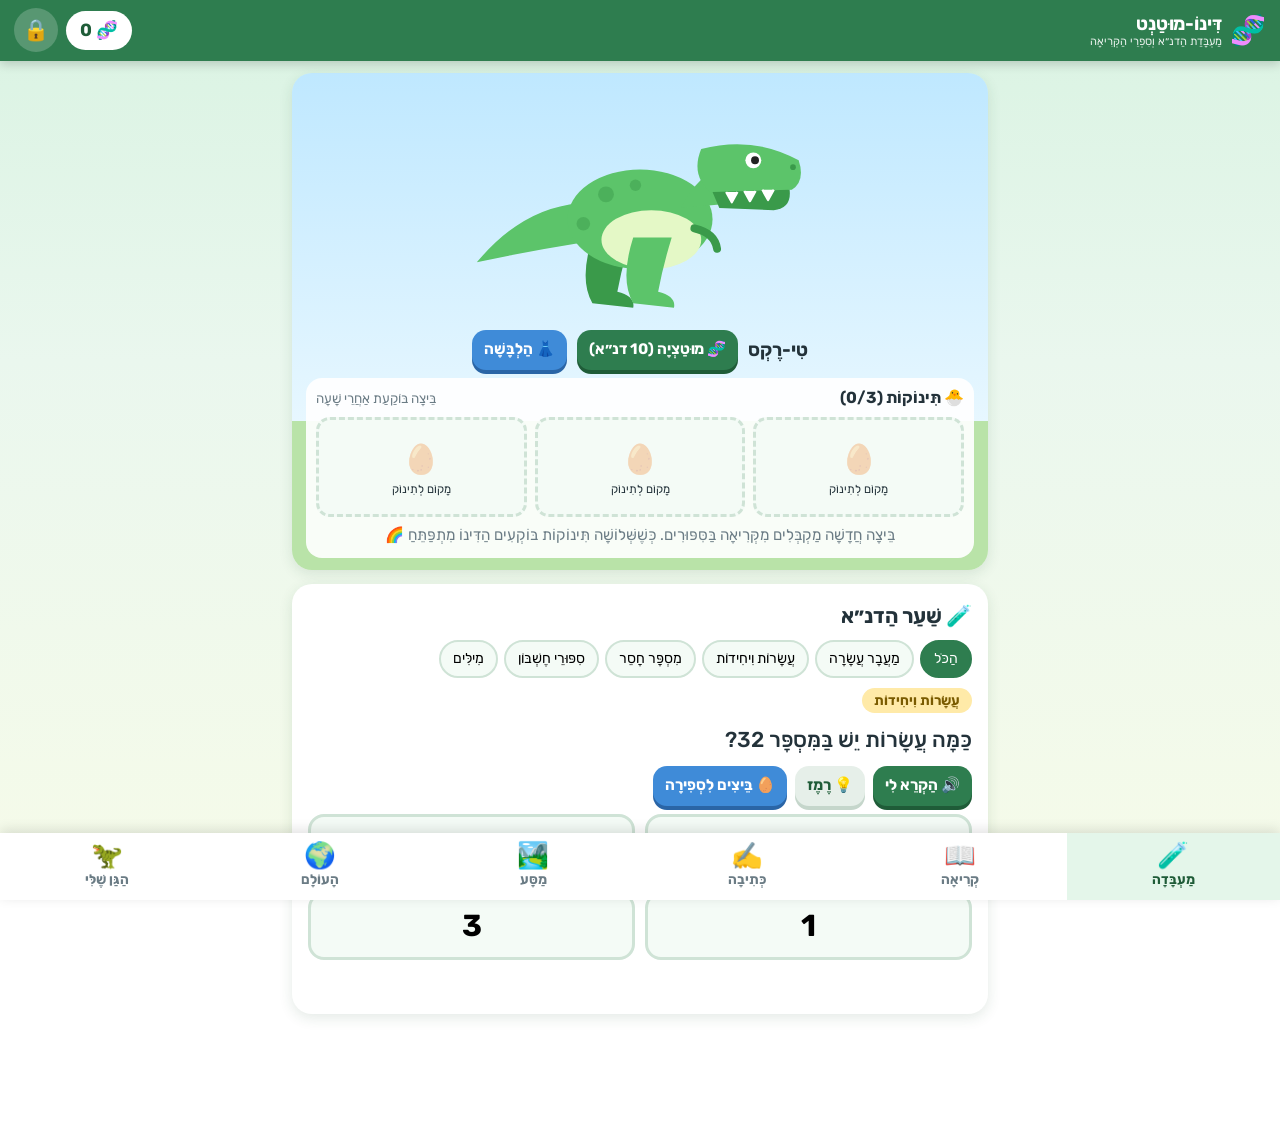
<file: index.html>
<!DOCTYPE html>
<html lang="he" dir="rtl">
<head>
  <meta charset="utf-8">
  <meta name="viewport" content="width=device-width, initial-scale=1, viewport-fit=cover">
  <meta name="theme-color" content="#2e7d4f">
  <title>דִּינוֹ-מוּטַנְט</title>
  <link rel="manifest" href="manifest.json">
  <link rel="icon" href="icons/icon.svg" type="image/svg+xml">
  <link rel="apple-touch-icon" href="icons/icon-192.png">
  <link rel="preconnect" href="https://fonts.googleapis.com">
  <link rel="preconnect" href="https://fonts.gstatic.com" crossorigin>
  <link href="https://fonts.googleapis.com/css2?family=Rubik:wght@400;500;700&family=Varela+Round&display=swap" rel="stylesheet">
  <link rel="stylesheet" href="css/style.css">
</head>
<body>
  <header class="topbar">
    <div class="brand">
      <span class="brand-ico">🧬</span>
      <span class="brand-text">דִּינוֹ-מוּטַנְט<small>מַעְבָּדַת הַדנ״א וְסִפְרֵי הַקְּרִיאָה</small></span>
    </div>
    <div class="hud">
      <div class="dna-chip" title="נְקֻדּוֹת דנ״א">🧬 <b id="dna-count">0</b></div>
      <button class="icon-btn" id="btn-parent" aria-label="מַצַּב הוֹרִים">🔒</button>
    </div>
  </header>

  <main>
    <!-- Lab: puzzle gates -->
    <section class="screen" id="screen-lab">
      <div class="lab-stage">
        <div class="dino-box" id="lab-dino"></div>
        <div class="dino-label"><b id="lab-name"></b>
          <button class="btn small" id="btn-mutate"></button>
          <button class="btn small alt" id="btn-dress">👗 הַלְבָּשָׁה</button>
        </div>
        <div class="nursery" id="lab-nursery"></div>
      </div>
      <div class="card">
        <h2>🧪 שַׁעַר הַדנ״א</h2>
        <div class="chips" id="kind-chips"></div>
        <div id="lab-puzzle"></div>
        <button class="btn big" id="btn-next-puzzle" hidden>הַחִידָה הַבָּאָה ➔</button>
      </div>
    </section>

    <!-- Reading -->
    <section class="screen" id="screen-read" hidden>
      <div id="read-library">
        <div class="card">
          <h2>📚 סִפְרִיַּת הַקְּרִיאָה</h2>
          <p class="muted">בַּחֲרִי סִפּוּר. קוֹרְאִים מִלָּה אַחַר מִלָּה, וְכָל פִּסְקָה מַקְנָה דנ״א וְשִׁדְרוּג לַדִּינוֹ. סִפּוּר שָׁלֵם פּוֹתֵחַ דִּינוֹזָאוּר אַגָּדִי! 🌟</p>
          <div id="story-list" class="story-list"></div>
        </div>
      </div>
      <div id="read-reader" hidden>
        <div class="card reader">
          <div class="reader-head">
            <button class="icon-btn" id="btn-reader-back" aria-label="חֲזָרָה">➜</button>
            <h2 id="reader-title"></h2>
            <span id="reader-count" class="muted"></span>
          </div>
          <div class="progress"><div id="reader-bar"></div></div>
          <div class="reading-card" id="reader-text" aria-live="polite"></div>
          <div class="reader-actions">
            <button class="btn alt" id="btn-speak-word">🔊 הַקְרֵא לִי אֶת הַמִּלָּה</button>
            <button class="btn ghost" id="btn-speak-par">🔊 כׇּל הַפִּסְקָה</button>
          </div>
          <button class="btn mic" id="btn-mic"></button>
          <div class="heard" id="reader-heard" hidden></div>
          <button class="btn big" id="btn-advance"></button>
        </div>
      </div>
    </section>

    <!-- Writing -->
    <section class="screen" id="screen-write" hidden>
      <div id="write-pick">
        <div class="card">
          <h2>✍️ כְּתִיבָה</h2>
          <p class="muted">בַּחֲרִי אוֹת וְעִקְבִי אַחֲרֶיהָ עִם הָאֶצְבַּע. כָּל אוֹת עוֹבְרִים שְׁלוֹשָׁה שְׁלָבִים!</p>
          <ul class="write-rules">
            <li>מַתְחִילִים מִלְּמַעְלָה, מֵהַמִּסְפָּר ①</li>
            <li>קַו שׁוֹכֵב — מִשְּׂמֹאל לְיָמִין</li>
            <li>קַו עוֹמֵד — מִלְּמַעְלָה לְמַטָּה</li>
            <li>כְּשֶׁהָעִפָּרוֹן עוֹזֵב אֶת הַדַּף — מַתְחִילִים קַו חָדָשׁ ②</li>
          </ul>
          <div class="seg" id="write-styles">
            <button data-style="print" class="on">דַּפּוּס</button>
            <button data-style="hand">כְּתַב יָד</button>
          </div>
          <div id="write-grid" class="letter-grid"></div>
          <h3>אוֹתִיּוֹת סוֹפִיּוֹת</h3>
          <div id="write-finals" class="letter-grid"></div>
        </div>
      </div>
      <div id="write-pad" hidden>
        <div class="card writepad">
          <div class="reader-head">
            <button class="icon-btn" id="btn-write-back" aria-label="חֲזָרָה">➜</button>
            <h2 id="write-name"></h2>
            <button class="icon-btn" id="btn-write-say" aria-label="הַקְרֵא">🔊</button>
          </div>
          <p class="muted write-step" id="write-step"></p>
          <p class="write-howto" id="write-howto" hidden></p>
          <div class="canvas-wrap"><canvas id="write-canvas"></canvas><div id="write-result" class="write-result" hidden></div></div>
          <div class="write-feedback" id="write-feedback" aria-live="polite"></div>
          <div class="reader-actions">
            <button class="btn ghost" id="btn-write-demo">▶️ הַדְגָּמָה</button>
            <button class="btn ghost" id="btn-write-clear">🧽 מְחִיקָה</button>
            <button class="btn ghost" id="btn-peek">👀 הַצָּצָה</button>
          </div>
          <button class="btn big" id="btn-write-check">✔ בְּדִיקָה</button>
        </div>
      </div>
    </section>

    <!-- Expedition -->
    <section class="screen" id="screen-trail" hidden>
      <div class="card" id="trail-intro">
        <h2>🏞️ מַסָּע הַהַרְפַּתְקָאוֹת</h2>
        <p class="muted">שְׁלוֹשָׁה מִכְשׁוֹלִים בַּדֶּרֶךְ. אֶפְשָׁר לְהִשְׁתַּמֵּשׁ בַּיְּכֹלֶת שֶׁל הַדִּינוֹ, אוֹ לִפְתֹּר חִידָה וְלִבְנוֹת דֶּרֶךְ.</p>
        <div class="pick-row" id="trail-pick"></div>
        <p id="trail-traits" class="traits"></p>
        <button class="btn big" id="btn-trail-start">🚀 יוֹצְאִים לַדֶּרֶךְ!</button>
      </div>
      <div id="trail-run" hidden>
        <div class="flags" id="trail-flags" dir="ltr"><span class="flag">1</span><span class="flag">2</span><span class="flag">3</span><span class="flag end">🏁</span></div>
        <div class="stage" id="stage" dir="ltr">
          <div class="layer sky"></div>
          <div class="layer hills"></div>
          <div class="layer ground"></div>
          <div class="stage-dino" id="stage-dino"></div>
          <div class="stage-obstacle" id="stage-obs"></div>
        </div>
        <div class="card" id="trail-panel"></div>
        <button class="btn small ghost" id="btn-trail-quit">⬅ חֲזָרָה</button>
      </div>
    </section>

    <!-- World: the whole herd living together -->
    <section class="screen" id="screen-world" hidden>
      <div class="card world-card">
        <div class="world-head"><h2>🌍 עוֹלַם הַדִּינוֹזָאוּרִים</h2><span class="w-starchip" id="world-stars-chip"></span><span id="world-count" class="muted"></span></div>
        <div class="world-tabs" id="world-tabs" hidden>
          <button class="chip on" data-wm="mine">🦖 הַדִּינוֹזָאוּרִים שֶׁלִּי</button>
          <button class="chip" data-wm="class">🏫 הַכִּתָּה</button>
        </div>
        <div class="world" id="world" dir="ltr">
          <div class="w-scroll" id="world-scroll">
            <div class="w-map" id="world-map">
              <div class="w-sky"><span class="w-sun"></span><span class="w-cloud c1">☁️</span><span class="w-cloud c2">☁️</span><span class="w-cloud c3">☁️</span><span class="w-cloud c4">☁️</span><span class="w-stars" id="world-stars"></span></div>
              <div class="w-hills"></div>
              <div class="w-ground"></div>
              <div class="w-pond"></div>
              <div class="w-roads" id="world-roads"></div>
              <div class="w-lots" id="world-lots"></div>
              <div class="w-decors" id="world-decor"></div>
              <div class="w-props" id="world-props"></div>
              <div class="w-herd" id="world-herd"></div>
            </div>
          </div>
          <button class="w-home" id="world-home" aria-label="חֲזָרָה לַבַּיִת">🏡</button>
          <button class="w-home w-deco-btn" id="world-decor-btn" aria-label="קִשּׁוּטִים">🌷</button>
          <div class="w-banner" id="world-banner" hidden></div>
          <div class="w-mini" id="world-mini" aria-hidden="true"></div>
        </div>
        <p class="muted">גּוֹלְלִים כְּדֵי לְטַיֵּל בָּעִיר 🗺️ וְלוֹחֲצִים עַל דִּינוֹזָאוּר כְּדֵי לְטַפֵּל בּוֹ! 💕</p>
      </div>
      <div class="card pet-card" id="pet-panel" hidden></div>
    </section>

    <!-- Sanctuary -->
    <section class="screen" id="screen-zoo" hidden>
      <div class="card">
        <h2>🦖 גַּן הַדִּינוֹזָאוּרִים</h2>
        <div class="zoo-grid" id="zoo-grid"></div>
        <button class="btn alt" id="btn-share-progress">📤 כַּרְטִיס הַתְקַדְּמוּת לְשִׁתּוּף</button>
      </div>
      <div class="card">
        <h2>🌟 אוֹסֶף הָאַגָּדִיִּים</h2>
        <div class="legend-row" id="zoo-legends"></div>
      </div>
      <div class="card">
        <h2>🛠️ מִפְעַל הַדִּינוֹזָאוּרִים</h2>
        <div id="zoo-workshop"></div>
      </div>
      <div class="card">
        <h2>🥚 דִּינוֹזָאוּרִים חֲדָשִׁים</h2>
        <div class="shop-row" id="zoo-shop"></div>
      </div>
    </section>
  </main>

  <nav class="tabbar">
    <button data-tab="lab" class="on"><span>🧪</span>מַעְבָּדָה</button>
    <button data-tab="read"><span>📖</span>קְרִיאָה</button>
    <button data-tab="write"><span>✍️</span>כְּתִיבָה</button>
    <button data-tab="trail"><span>🏞️</span>מַסָּע</button>
    <button data-tab="world"><span>🌍</span>הָעוֹלָם</button>
    <button data-tab="zoo"><span>🦖</span>הַגַּן שֶׁלִּי</button>
  </nav>

  <div class="modal" id="modal" hidden><div class="modal-card" id="modal-card"></div></div>
  <div class="toast" id="toast" hidden></div>

  <script src="js/renderer.js"></script>
  <script src="js/wardrobe.js"></script>
  <script src="js/nursery.js"></script>
  <script src="js/builder.js"></script>
  <script src="js/manipulatives.js"></script>
  <script src="js/puzzles.js"></script>
  <script src="js/reading.js"></script>
  <script src="js/write-strokes.js"></script>
  <script src="js/writing.js"></script>
  <script src="js/expedition.js"></script>
  <script src="js/town-data.js"></script>
  <script src="js/town.js"></script>
  <script src="js/town-inside.js"></script>
  <script src="js/town-fun.js"></script>
  <script src="js/world.js"></script>
  <script src="js/firebase-config.js"></script>
  <script src="js/fsrest.js"></script>
  <script src="js/cloud.js"></script>
  <script src="js/social.js"></script>
  <script src="js/share.js"></script>
  <script src="js/app.js"></script>
</body>
</html>
</file>
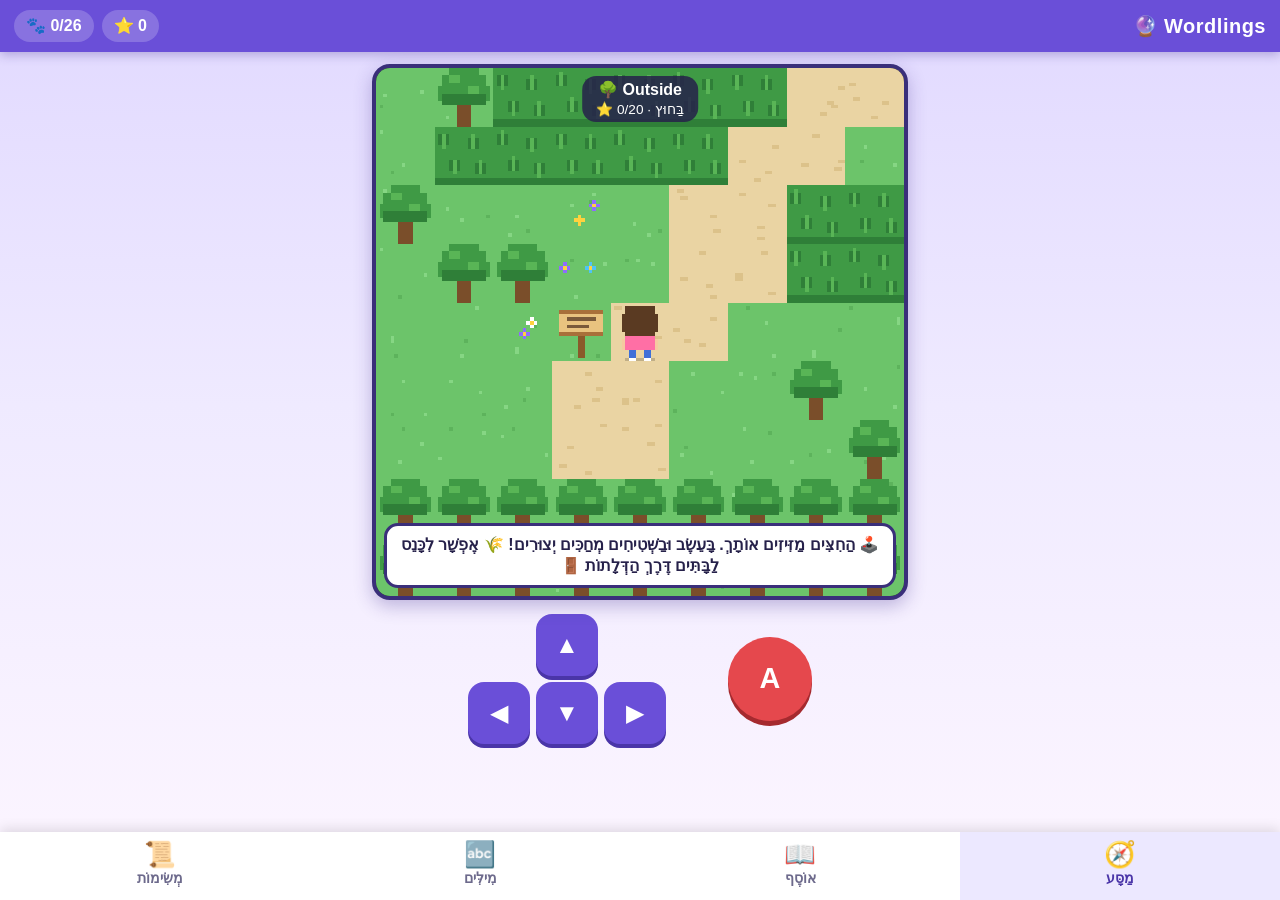
<file: wordlings/index.html>
<!DOCTYPE html>
<html lang="he" dir="rtl">
<head>
<meta charset="utf-8">
<meta name="viewport" content="width=device-width, initial-scale=1, viewport-fit=cover">
<meta name="theme-color" content="#6a4fd8">
<title>Wordlings</title>
<link rel="manifest" href="manifest.json">
<link rel="icon" href="icons/icon.svg" type="image/svg+xml">
<link rel="apple-touch-icon" href="icons/icon-192.png">
<link rel="stylesheet" href="css/style.css">
</head>
<body>
  <header class="topbar">
    <div class="brand"><span>🔮</span> Wordlings</div>
    <div class="hud">
      <span class="chip" title="כּוֹכָבִים">⭐ <b id="hud-coins">0</b></span>
      <span class="chip" title="יְצוּרִים">🐾 <b id="hud-mons">0/26</b></span>
    </div>
  </header>

  <main>
    <section class="screen" id="screen-map">
      <div class="world-wrap" id="world-wrap">
        <canvas id="world-canvas" width="144" height="144"></canvas>
        <div id="world-banner" class="world-banner" hidden></div>
        <div id="world-msg" class="world-msg" hidden></div>
      </div>
      <div class="controls" dir="ltr">
        <div class="dpad" id="dpad">
          <button data-dir="up" aria-label="לְמַעְלָה">▲</button>
          <button data-dir="left" aria-label="שְׂמֹאלָה">◀</button>
          <button data-dir="right" aria-label="יָמִינָה">▶</button>
          <button data-dir="down" aria-label="לְמַטָּה">▼</button>
        </div>
        <button id="btn-act" class="act" aria-label="קְרִיאָה">A</button>
      </div>
    </section>

    <section class="screen" id="screen-book" hidden>
      <div class="card"><h2>הָאוֹסֶף שֶׁלִּי 📖</h2><p class="muted">לַחֲצִי עַל יְצוּר כְּדֵי לִרְאוֹת אוֹתוֹ.</p></div>
      <div id="book-grid" class="mon-grid"></div>
    </section>

    <section class="screen" id="screen-words" hidden>
      <div class="card"><h2>הַמִּלִּים שֶׁלִּי 🔤</h2><p class="muted">לַחֲצִי עַל מִלָּה כְּדֵי לִשְׁמֹעַ אוֹתָהּ. כּוֹכָבִים = כַּמָּה הִיא יְדוּעָה.</p></div>
      <div id="word-tip" class="word-tip" dir="ltr" hidden></div>
      <div id="words-list"></div>
      <div class="card settings">
        <button class="btn ghost" id="btn-mute"></button>
        <p class="muted" id="voice-note"></p>
        <button class="btn danger small" id="btn-reset">🗑️ מְחִיקַת הִתְקַדְּמוּת</button>
      </div>
    </section>

    <section class="screen" id="screen-quests" hidden>
      <div class="card"><h2>הַמְּשִׂימוֹת שֶׁלִּי 📜</h2><p class="muted">אֲנָשִׁים בַּכְּפָר וּבַבָּתִּים צְרִיכִים עֶזְרָה. חַפְּשִׂי אֶת מִי שֶׁעַל רֹאשׁוֹ ❗</p></div>
      <div id="quests-list"></div>
    </section>

    <section class="screen play" id="screen-play" hidden>
      <div class="play-top">
        <button class="icon-btn" id="btn-leave" aria-label="יְצִיאָה">✖</button>
        <div id="hearts" class="hearts" aria-label="חֲבֵרוּת"></div>
        <div id="zone-title" class="zone-title" dir="ltr"></div>
      </div>
      <div class="scene" id="scene">
        <div class="scene-ground"></div>
        <div id="wild" class="wild"></div>
        <div id="mine" class="mine" hidden></div>
        <div id="hp-opp" class="hpbar opp" hidden></div>
        <div id="hp-me" class="hpbar me" hidden></div>
        <div id="ball" class="ball" hidden><span>⭐</span></div>
        <div class="bubble">
          <button id="btn-hear" class="hear" aria-label="הַשְׁמַע שׁוּב">🔊</button>
          <span id="bubble-text" dir="ltr"></span>
        </div>
      </div>
      <div id="cards" class="cards"></div>
      <div id="result" class="result" hidden></div>
    </section>
  </main>

  <nav class="tabbar" id="tabbar">
    <button data-tab="map" class="on"><span>🧭</span>מַסָּע</button>
    <button data-tab="book"><span>📖</span>אוֹסֶף</button>
    <button data-tab="words"><span>🔤</span>מִילִּים</button>
    <button data-tab="quests"><span>📜</span>מְשִׂימוֹת</button>
  </nav>

  <div class="modal" id="modal" hidden><div class="modal-card" id="modal-card"></div></div>

  <script src="js/creatures.js"></script>
  <script src="js/words.js"></script>
  <script src="js/audio.js"></script>
  <script src="js/quests.js"></script>
  <script src="js/trainers.js"></script>
  <script src="js/world.js"></script>
  <script src="js/game.js"></script>
</body>
</html>
</file>
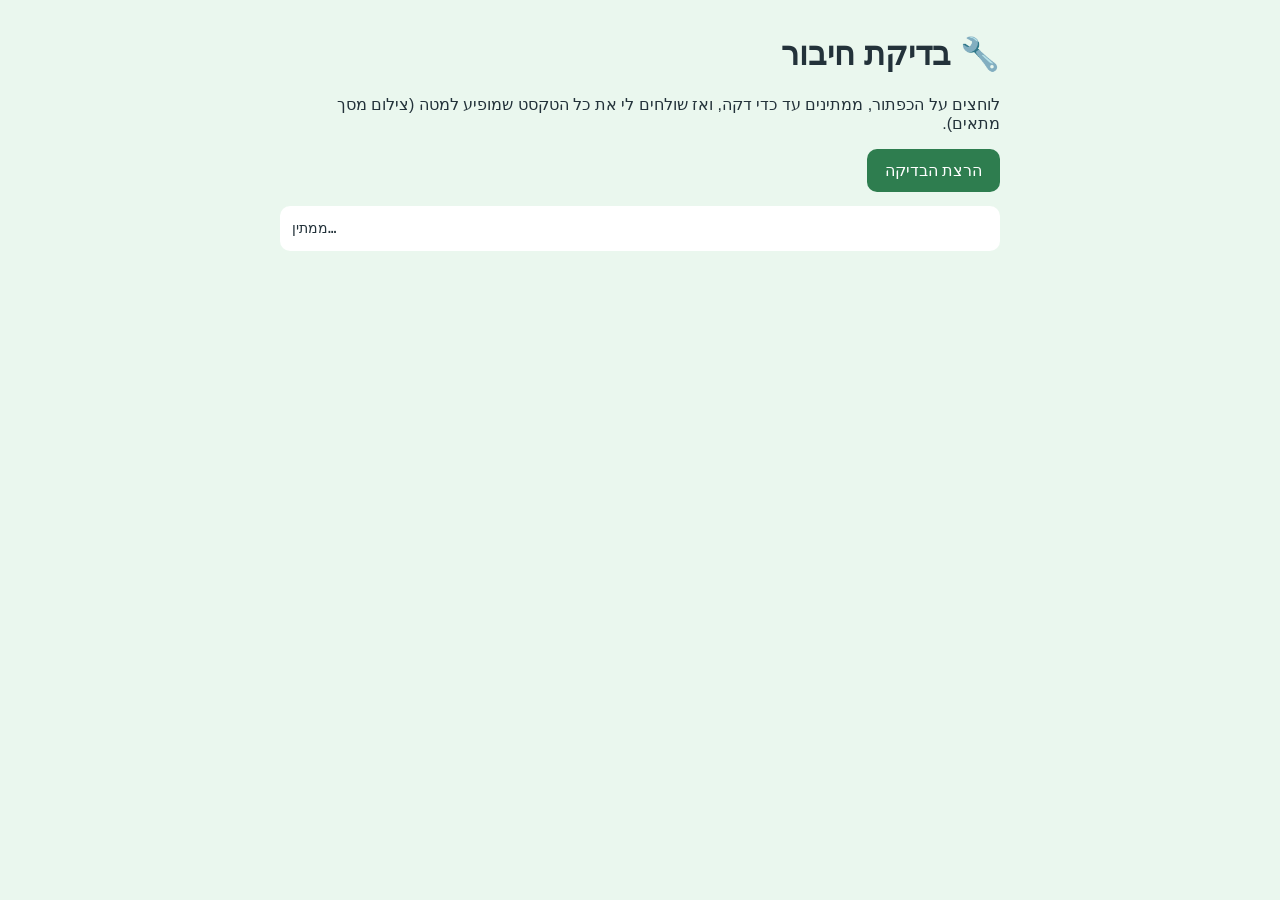
<file: diag.html>
<!DOCTYPE html>
<html lang="he" dir="rtl">
<head>
  <meta charset="utf-8">
  <meta name="viewport" content="width=device-width, initial-scale=1">
  <meta name="robots" content="noindex, nofollow">
  <title>Dino Mutant – בדיקת חיבור</title>
  <style>
    body { font-family: Arial, sans-serif; background: #eaf7ee; color: #23323a; margin: 0; padding: 14px; }
    main { max-width: 720px; margin: 0 auto; }
    button { font: inherit; padding: 12px 18px; border: 0; border-radius: 10px; background: #2e7d4f; color: #fff; cursor: pointer; }
    button:disabled { opacity: .5; }
    pre { background: #fff; border-radius: 10px; padding: 12px; white-space: pre-wrap; word-break: break-word; direction: ltr; text-align: left; font-size: 14px; line-height: 1.5; }
  </style>
</head>
<body>
<main>
  <h1>🔧 בדיקת חיבור</h1>
  <p>לוחצים על הכפתור, ממתינים עד כדי דקה, ואז שולחים לי את כל הטקסט שמופיע למטה (צילום מסך מתאים).</p>
  <button id="go">הרצת הבדיקה</button>
  <pre id="out">ממתין…</pre>
</main>
<script src="js/firebase-config.js"></script>
<script src="js/diag.js"></script>
</body>
</html>
</file>
<file: css/style.css>
:root {
  --green: #2e7d4f;
  --green-d: #1f5c38;
  --gold: #ffc61a;
  --bg: #eaf7ee;
  --card: #fff;
  --ink: #23323a;
  --muted: #6b7c85;
  --bad: #e5484d;
  --radius: 20px;
}
* { box-sizing: border-box; -webkit-tap-highlight-color: transparent; }
html, body { margin: 0; min-height: 100%; }
body {
  font-family: 'Rubik', 'Varela Round', 'Noto Sans Hebrew', 'Segoe UI', Arial, sans-serif;
  background: linear-gradient(180deg, #d9f3e2 0%, var(--bg) 40%, #f6fbe9 100%) fixed;
  color: var(--ink);
  direction: rtl;
  padding-bottom: 84px;
  line-height: 1.55;
  user-select: none;
}
[hidden] { display: none !important; }
h2 { margin: 0 0 8px; font-size: 1.3rem; }
h3 { margin: 18px 0 6px; font-size: 1.05rem; }
.muted { color: var(--muted); font-size: .95rem; margin: 4px 0 10px; }

/* header */
.topbar {
  position: sticky; top: 0; z-index: 20;
  display: flex; align-items: center; justify-content: space-between; gap: 8px;
  padding: 8px 14px; background: var(--green); color: #fff;
  box-shadow: 0 3px 10px rgba(0,0,0,.18);
}
.brand { display: flex; align-items: center; gap: 8px; }
.brand-ico { font-size: 1.8rem; }
.brand-text { font-weight: 700; font-size: 1.15rem; line-height: 1.2; }
.brand-text small { display: block; font-weight: 400; font-size: .7rem; opacity: .9; }
.hud { display: flex; align-items: center; gap: 8px; }
.dna-chip { background: #fff; color: var(--green-d); font-weight: 700; padding: 6px 14px; border-radius: 99px; font-size: 1.1rem; }
.dna-chip.pop { animation: pop .45s; }
@keyframes pop { 40% { transform: scale(1.25); } }
.icon-btn { background: rgba(255,255,255,.2); border: 0; color: #fff; font-size: 1.3rem; width: 44px; height: 44px; border-radius: 50%; cursor: pointer; }
.reader-head .icon-btn { background: var(--green); }

main { max-width: 720px; margin: 0 auto; padding: 12px; }
.card { background: var(--card); border-radius: var(--radius); padding: 16px; margin-bottom: 14px; box-shadow: 0 4px 14px rgba(30,80,50,.12); }

/* buttons */
.btn {
  font: inherit; font-weight: 700; cursor: pointer;
  background: var(--green); color: #fff; border: 0; border-radius: 14px;
  padding: 12px 18px; min-height: 48px; box-shadow: 0 4px 0 var(--green-d);
}
.btn:active { transform: translateY(3px); box-shadow: 0 1px 0 var(--green-d); }
.btn.big { width: 100%; font-size: 1.2rem; min-height: 58px; margin-top: 10px; }
.btn.small { padding: 6px 12px; min-height: 40px; font-size: .95rem; }
.btn.alt { background: #3f8bd8; box-shadow: 0 4px 0 #2a65a6; }
.btn.ghost { background: #e6efe9; color: var(--green-d); box-shadow: 0 4px 0 #c5d6cb; }
.btn.danger { background: var(--bad); box-shadow: 0 4px 0 #a52a2f; }
.btn.wait { opacity: .55; animation: none; }
.btn.finish { background: #f59e0b; box-shadow: 0 4px 0 #b36f05; animation: pulse 1.2s infinite; }
.btn:disabled { opacity: .5; cursor: default; }
@keyframes pulse { 50% { transform: scale(1.03); } }

/* chips */
.chips { display: flex; gap: 6px; flex-wrap: wrap; margin-bottom: 10px; }
.chip { font: inherit; font-size: .88rem; border: 2px solid #cfe3d6; background: #f4fbf6; border-radius: 99px; padding: 6px 12px; cursor: pointer; }
.chip.on { background: var(--green); border-color: var(--green); color: #fff; }

/* lab */
.lab-stage { background: linear-gradient(180deg, #bfe8ff, #e7f7ff 70%, #b9e3a8 70%); border-radius: var(--radius); padding: 8px 8px 12px; margin-bottom: 14px; text-align: center; box-shadow: 0 4px 14px rgba(30,80,50,.12); }
.dino-box { width: min(78vw, 340px); margin: 0 auto; cursor: pointer; }
.dino-label { display: flex; justify-content: center; align-items: center; gap: 10px; flex-wrap: wrap; font-size: 1.15rem; }

/* puzzles */
.pz-label { display: inline-block; background: #ffeaa8; color: #7a5b00; border-radius: 99px; padding: 2px 12px; font-size: .85rem; font-weight: 700; }
.pz-prompt { font-size: 1.35rem; font-weight: 500; margin: 10px 0; }
.pz-eq { text-align: center; font-size: 2.6rem; font-weight: 700; margin: 6px 0 10px; letter-spacing: 2px; }
.pz-eq .eq { display: inline-block; }
.blank { display: inline-block; min-width: 1.4em; border-bottom: 4px solid var(--gold); color: var(--gold); }
.big-word { font-size: 2.4rem; }
.pz-tools { display: flex; gap: 8px; margin-bottom: 8px; }
.pz-hint { background: #fff6d6; border-radius: 12px; padding: 10px 12px; margin-bottom: 8px; }
.pz-choices { display: grid; grid-template-columns: repeat(2, 1fr); gap: 10px; }
.choice { font: inherit; font-size: 1.9rem; font-weight: 700; min-height: 68px; border-radius: 16px; border: 3px solid #cfe3d6; background: #f4fbf6; cursor: pointer; }
.choice.word { font-size: 1.5rem; }
.choice:active { transform: scale(.97); }
.choice.correct { background: #bff0c8; border-color: #2fa84f; animation: pulse .6s; }
.choice.wrong { background: #ffd9da; border-color: var(--bad); animation: shake .4s; opacity: .7; }
@keyframes shake { 25% { transform: translateX(-6px); } 75% { transform: translateX(6px); } }
.pz-feedback { min-height: 1.6em; margin-top: 8px; font-size: 1.15rem; font-weight: 700; text-align: center; }
.pz-feedback.good { color: #1f8a3f; }
.pz-feedback.bad { color: var(--bad); }

/* reading */
.story-list { display: grid; gap: 10px; }
.story-card { font: inherit; display: flex; align-items: center; gap: 12px; text-align: right; background: #f4fbf6; border: 3px solid #cfe3d6; border-radius: 16px; padding: 12px; cursor: pointer; }
.story-card.done { background: #fff6d6; border-color: var(--gold); }
.story-ico { font-size: 2rem; }
.story-meta b { display: block; font-size: 1.2rem; }
.story-meta small { color: var(--muted); }
.story-meta { flex: 1; min-width: 0; }
.story-prize { flex: 0 0 74px; width: 74px; }
.story-prize .dino-svg * { animation: none !important; }
.story-prize:not(.got) .silhouette { filter: brightness(0) opacity(.22); }
.story-prize.builder { display: grid; place-items: center; font-size: 2.6rem; }
.story-prize.builder:not(.got) { filter: grayscale(1) opacity(.5); }
.p-check { display: block; text-align: right; margin: 6px 0; font-size: .95rem; }
#zoo-workshop .bw-note { text-align: center; font-weight: 700; margin: 4px 0 8px; }
#zoo-workshop .bw-mine { display: grid; grid-template-columns: repeat(auto-fill, minmax(150px, 1fr)); gap: 10px; margin-top: 10px; }
.bw .bw-preview { position: sticky; top: -20px; z-index: 3; background: #fff; border-bottom: 2px dashed #cfe3d6; padding: 6px 0 2px; }
.bw .bw-preview .dino-svg { width: min(62vw, 250px); height: auto; margin: 0 auto; }
.bw .bw-abilities { text-align: center; font-weight: 700; font-size: .95rem; margin: 6px 0; min-height: 1.4em; }
.bw-group { margin: 10px 0; text-align: right; }
.bw-group > b { display: block; margin-bottom: 4px; }
.bw-opts { display: flex; flex-wrap: wrap; gap: 6px; }
.bw-opt { font: inherit; font-size: .9rem; display: flex; flex-direction: column; align-items: center; gap: 0; min-width: 76px; padding: 6px 8px; border: 3px solid #cfe3d6; border-radius: 14px; background: #f4fbf6; cursor: pointer; }
.bw-opt span { font-size: 1.4rem; line-height: 1.2; }
.bw-opt.on { border-color: var(--green); background: #dff5e6; font-weight: 700; }
.bw-color { width: 38px; height: 38px; border-radius: 50%; border: 3px solid; cursor: pointer; }
.bw-color.on { outline: 4px solid var(--green); outline-offset: 2px; }
/* Writing */
@font-face { font-family: 'WriteRubik'; src: url(../fonts/Rubik-Bold.ttf) format('truetype'); font-weight: 700; font-display: swap; }
@font-face { font-family: 'WriteGveret'; src: url(../fonts/GveretLevin.ttf) format('truetype'); font-weight: 400; font-display: swap; }
.seg { display: flex; gap: 8px; margin: 6px 0 12px; }
.seg button { flex: 1; font: inherit; font-weight: 700; padding: 10px; border-radius: 14px; border: 3px solid #cfe3d6; background: #f4fbf6; cursor: pointer; }
.seg button.on { border-color: var(--green); background: #dff5e6; }
.letter-grid { display: grid; grid-template-columns: repeat(auto-fill, minmax(76px, 1fr)); gap: 8px; }
.wl-letter { font-size: 2.4rem; line-height: 1.1; padding: 6px 2px; border-radius: 16px; border: 3px solid #cfe3d6; background: #f4fbf6; cursor: pointer; display: flex; flex-direction: column; align-items: center; color: var(--ink); }
.wl-letter small { font-family: 'Rubik', sans-serif; font-size: .7rem; letter-spacing: 1px; }
.wl-letter.done { background: #fff6d6; border-color: var(--gold); }
.writepad .canvas-wrap { position: relative; width: min(100%, 440px); margin: 0 auto; }
#write-canvas { display: block; margin: 0 auto; background: #fff; border: 3px solid #cfe3d6; border-radius: 20px; touch-action: none; cursor: crosshair; }
.write-step { text-align: center; margin: 0 0 8px; }
.write-howto { text-align: center; margin: 0 0 8px; font-weight: 700; color: #1f6f3a; background: #eaf7ee; border-radius: 12px; padding: 6px 10px; line-height: 1.6; }
.write-howto b { color: #2fa84f; font-size: 1.15em; }
.write-rules { margin: 8px 0 12px; padding: 8px 28px 8px 12px; background: #f4fbf6; border: 2px solid #cfe3d6; border-radius: 14px; line-height: 1.7; font-weight: 600; }
.write-feedback { text-align: center; font-weight: 700; min-height: 1.6em; margin: 8px 0; color: #b45309; }
.write-result { position: absolute; inset: 0; border-radius: 20px; background: rgba(255,255,255,.94); display: flex; flex-direction: column; align-items: center; justify-content: center; text-align: center; padding: 16px; gap: 6px; }
.write-result .row { width: 100%; display: grid; gap: 8px; }
.bw-cparts { margin-bottom: 8px; }
.bw-cpart { position: relative; min-width: 64px; }
.bw-dot { width: 14px; height: 14px; border-radius: 50%; border: 2px solid #fff; box-shadow: 0 0 0 1px #9bb7a5; margin-top: 2px; }
.reader-head { display: flex; align-items: center; gap: 10px; }
.reader-head h2 { flex: 1; margin: 0; }
.progress { height: 10px; background: #dcebe1; border-radius: 99px; margin: 10px 0; overflow: hidden; }
.progress div { height: 100%; width: 0; background: var(--gold); transition: width .4s; }
.reading-card {
  background: #fffdf4; border: 3px solid #f0e3b0; border-radius: 20px;
  padding: 22px 16px; font-size: 2.1rem; line-height: 2.3; min-height: 220px;
  text-align: right; cursor: pointer; font-weight: 500;
}
.reading-card .w { padding: 2px 6px; border-radius: 10px; transition: background .15s, color .15s; display: inline-block; }
.reading-card .w.karaoke-read { color: #8a9a90; }
.reading-card .w.karaoke-active { background: var(--gold); color: #1d2b00; box-shadow: 0 0 0 3px #ffe58a; transform: scale(1.08); }
.btn.mic { width: 100%; margin-top: 10px; background: #8a5cff; box-shadow: 0 4px 0 #5b36c4; }
.btn.mic.listening { background: #e5484d; box-shadow: 0 4px 0 #a52a2f; animation: pulse 1.4s infinite; }
.heard { margin-top: 8px; padding: 8px 12px; background: #f1ecff; border-radius: 12px; color: #4b2fb8; min-height: 2.2em; direction: rtl; }
.reader-actions { display: flex; gap: 8px; margin-top: 12px; flex-wrap: wrap; }
.reader-actions .btn { flex: 1; }

/* expedition */
.pick-row { display: flex; gap: 8px; overflow-x: auto; padding: 4px 2px 10px; }
.pick { font: inherit; flex: 0 0 96px; border: 3px solid #cfe3d6; background: #f4fbf6; border-radius: 14px; padding: 4px; cursor: pointer; text-align: center; }
.pick.on { border-color: var(--green); background: #dff5e6; }
.pick small { display: block; font-size: .72rem; line-height: 1.2; }
.traits { font-weight: 700; color: var(--green-d); }
.flags { display: flex; justify-content: space-between; margin-bottom: 8px; }
.flag { width: 40px; height: 40px; border-radius: 50%; background: #d3dcd6; display: grid; place-items: center; font-weight: 700; color: #fff; }
.flag.current { background: #f59e0b; animation: pulse 1s infinite; }
.flag.done { background: var(--green); }
.stage { position: sticky; top: 66px; z-index: 5; height: 180px; border-radius: var(--radius); overflow: hidden; margin-bottom: 12px; box-shadow: 0 4px 14px rgba(30,80,50,.18); }
.layer { position: absolute; inset: 0; background-repeat: repeat-x; }
.sky { background: linear-gradient(180deg, #8fd3ff, #e4f6ff); }
.hills { background-image: radial-gradient(ellipse 120px 70px at 60px 100%, #8fd08a 98%, transparent 100%), radial-gradient(ellipse 90px 50px at 190px 100%, #a8dc9a 98%, transparent 100%); background-size: 260px 100%; bottom: 36px; top: 40px; }
.ground { top: auto; height: 46px; background: repeating-linear-gradient(90deg, #7a5b3a 0 30px, #8c6a45 30px 60px); border-top: 8px solid #5fb25a; }
.stage.walking .hills { animation: scrollbg 2.4s linear infinite; }
.stage.walking .ground { animation: scrollbg 1.2s linear infinite; }
@keyframes scrollbg { to { background-position-x: -260px; } }
.stage-dino { position: absolute; left: 4%; bottom: 14px; width: 170px; transition: transform .3s; }
.stage-dino.jump, .dino-box.jump { animation: jump .8s; }
@keyframes jump { 40% { transform: translateY(-34px) rotate(-3deg); } }
.stage-obstacle { position: absolute; bottom: 30px; left: 110%; font-size: 4.2rem; transition: left 2.2s ease-out; }
.stage-obstacle.cleared { animation: poof .8s forwards; }
@keyframes poof { to { transform: scale(0) rotate(40deg); opacity: 0; } }
.obs-title { font-size: 1.2rem; font-weight: 700; margin-bottom: 4px; }
.obs-title.good { color: #1f8a3f; }
.obs-tip { color: var(--muted); margin-bottom: 8px; }
.obs-actions { display: grid; gap: 4px; }
#trail-puzzle { margin-top: 12px; }

/* sanctuary */
.zoo-grid, .legend-row, .shop-row { display: grid; grid-template-columns: repeat(auto-fill, minmax(150px, 1fr)); gap: 10px; }
.zoo-card, .legend-slot, .shop-item { background: #f4fbf6; border: 3px solid #cfe3d6; border-radius: 16px; padding: 8px; text-align: center; display: flex; flex-direction: column; gap: 2px; align-items: center; font: inherit; }
.zoo-card.on { border-color: var(--green); background: #dff5e6; }
.zoo-card.legend, .legend-slot.got { background: linear-gradient(180deg, #fff9d6, #fff); border-color: var(--gold); }
.legend-slot:not(.got) .silhouette { filter: brightness(0) opacity(.25); }
.legend-slot:not(.got) .dino-svg * { animation: none !important; }
.shop-item { cursor: pointer; }
.mini { display: block; width: 100%; }

/* ---------- counting board (eggs & nests) ---------- */
.btn.alt.on { background: #2a65a6; box-shadow: 0 4px 0 #1b4478; }
.pz-tools { flex-wrap: wrap; }
.mb { background: #f7fbf2; border: 3px solid #d9ead2; border-radius: 18px; padding: 10px; margin: 8px 0 12px; }
.mb-total { display: flex; align-items: center; justify-content: center; gap: 8px; font-weight: 700; margin-bottom: 8px; }
.mb-num { font-size: 2rem; color: var(--green-d); background: #fff; border-radius: 12px; padding: 0 14px; min-width: 2.2ch; text-align: center; }
.mb-nests { display: flex; gap: 10px; direction: ltr; }
.nest {
  flex: 1; direction: rtl; text-align: center; padding: 6px 4px 20px; min-height: 150px;
  border: 3px solid #8a5a2b; border-radius: 18px 18px 50% 50% / 18px 18px 38% 38%;
  background: repeating-linear-gradient(115deg, #d9a86a 0 8px, #c8935a 8px 16px);
  transition: box-shadow .2s;
}
.nest[data-kind=tens] { flex: 0 0 38%; }
.nest-title { display: inline-block; font-size: .82rem; font-weight: 700; color: #4a2c0c; background: #ffe9c7; border-radius: 10px; padding: 2px 8px; margin-bottom: 6px; }
.nest-eggs { display: flex; flex-wrap: wrap; gap: 4px; justify-content: center; align-content: flex-start; min-height: 60px; }
.nest[data-kind=ones] .nest-eggs { display: grid; grid-template-columns: repeat(5, 30px); justify-content: center; }
.nest.full { box-shadow: 0 0 0 4px #ffe066, 0 0 18px #ffd23f; }
.nest.pop { animation: pop .5s; }
.nest.shake { animation: shake .4s; }
.over { outline: 4px dashed var(--gold); outline-offset: 2px; }
.mb-exchange { display: block; margin: 8px auto 0; background: #f59e0b; box-shadow: 0 4px 0 #b36f05; animation: pulse 1.2s infinite; }
.mb-table { position: relative; height: 130px; margin-top: 10px; border: 3px dashed #bcd9c4; border-radius: 16px; background: #fbfff6; }
.mb-table-hint { position: absolute; inset: 0; display: grid; place-items: center; color: #9ab3a2; font-size: .85rem; pointer-events: none; text-align: center; padding: 0 12px; }
.mb-table .egg { position: absolute; transform: translate(-50%, -50%); }
.mb-tray { display: flex; flex-wrap: wrap; align-items: center; justify-content: center; gap: 10px; margin-top: 10px; padding: 8px; background: #e8f3ff; border-radius: 16px; }
.tray-item { display: flex; flex-direction: column; align-items: center; font-weight: 700; color: var(--muted); }
.mb-btns { display: flex; gap: 6px; flex-wrap: wrap; justify-content: center; }
.mb-help { font-size: .8rem; margin: 8px 0 0; }
.egg { cursor: grab; touch-action: none; user-select: none; -webkit-user-select: none; -webkit-touch-callout: none; display: block; }
.egg svg { width: 100%; height: 100%; display: block; pointer-events: none; }
.egg.ones { width: 30px; height: 38px; }
.egg.ten { width: 44px; height: 56px; }
.egg.lifted { opacity: .25; }
.egg-ghost { position: fixed; z-index: 300; pointer-events: none; transform: translate(-50%, -50%) scale(1.25); filter: drop-shadow(0 6px 6px rgba(0,0,0,.3)); }

/* modal / toast */
.modal { position: fixed; inset: 0; z-index: 50; background: rgba(15,40,25,.6); display: grid; place-items: center; padding: 14px; }
.modal-card { position: relative; background: #fff; border-radius: 24px; padding: 20px; width: min(94vw, 520px); max-height: 92vh; overflow-y: auto; text-align: center; user-select: text; }
.modal-card .input { width: 100%; font: inherit; font-size: 1.1rem; padding: 10px; border: 3px solid #cfe3d6; border-radius: 12px; margin: 6px 0; direction: rtl; }
.modal-card .row { display: flex; gap: 8px; justify-content: center; margin-top: 12px; }
.modal-card h3 { text-align: right; }
.modal-card p { text-align: right; }
.p-btns { display: flex; gap: 6px; }
.p-row { display: flex; justify-content: space-between; align-items: center; padding: 6px 0; border-bottom: 1px solid #e5eee8; }
.celebrate-dino { width: min(70vw, 260px); margin: 0 auto; }
.modal-card .reward-line { text-align: center; font-size: 1.15rem; font-weight: 700; margin: 6px 0; }
.confetti { position: absolute; inset: 0; pointer-events: none; overflow: hidden; border-radius: 24px; }
.confetti i { position: absolute; top: -30px; font-style: normal; font-size: 1.6rem; animation: fall 2.6s linear infinite; }
.modal-card > :not(.confetti) { position: relative; z-index: 1; }
@keyframes fall { to { transform: translateY(110vh) rotate(360deg); } }
.toast { position: fixed; bottom: 96px; left: 50%; transform: translateX(-50%); background: #23323a; color: #fff; padding: 10px 18px; border-radius: 99px; z-index: 60; max-width: 90vw; text-align: center; }

/* tab bar */
.tabbar { position: fixed; bottom: 0; left: 0; right: 0; z-index: 30; display: flex; background: #fff; box-shadow: 0 -3px 12px rgba(0,0,0,.12); padding-bottom: env(safe-area-inset-bottom); }
.tabbar button { flex: 1; font: inherit; font-size: .85rem; font-weight: 700; border: 0; background: none; padding: 8px 2px 10px; color: var(--muted); cursor: pointer; min-height: 64px; }
.tabbar button span { display: block; font-size: 1.6rem; line-height: 1.1; }
.tabbar button.on { color: var(--green-d); background: #e4f6ea; }

/* ---------- dinosaur rig animation ---------- */
.dino-svg { width: 100%; height: auto; display: block; overflow: visible; }
.dino-svg * { transform-box: fill-box; }
.rig-root { transform-origin: 50% 100%; animation: breathe 2.6s ease-in-out infinite; }
.rig-tail { transform-origin: 100% 50%; animation: wag 1.8s ease-in-out infinite; }
.rig-head { transform-origin: 0% 100%; animation: nod 2.6s ease-in-out infinite; }
.rig-leg { transform-origin: 50% 0%; }
.rig-wing { transform-origin: 100% 100%; animation: flap 1.1s ease-in-out infinite; }
.rig-wing.far { animation-delay: -.1s; }
.rig-float { animation: float 2.4s ease-in-out infinite; }
.rig-egg { transform-origin: 50% 100%; animation: wobble 2.2s ease-in-out infinite; }
.sparkle { transform-origin: 50% 50%; animation: twinkle 1.6s ease-in-out infinite; }
.legendary { filter: drop-shadow(0 0 10px rgba(255, 214, 64, .9)); }
.evolved { filter: drop-shadow(0 0 10px rgba(255, 126, 182, .85)) drop-shadow(0 0 20px rgba(255, 224, 102, .8)); }
.evolved.legendary { filter: drop-shadow(0 0 12px rgba(255, 126, 182, .9)) drop-shadow(0 0 24px rgba(255, 214, 64, .95)); }
.evo-aura { transform-origin: 50% 50%; animation: evoPulse 2.6s ease-in-out infinite, evoHue 8s linear infinite; }
.evo-orbit { transform-origin: 50% 50%; animation: evoSpin 14s linear infinite; }
@keyframes evoPulse { 50% { transform: scale(1.06); opacity: .8; } }
@keyframes evoHue { to { filter: hue-rotate(360deg); } }
@keyframes evoSpin { to { transform: rotate(360deg); } }
@keyframes breathe { 50% { transform: scale(1.015, 1.03); } }
@keyframes wag { 0%, 100% { transform: rotate(-5deg); } 50% { transform: rotate(7deg); } }
@keyframes nod { 0%, 100% { transform: rotate(-2deg); } 50% { transform: rotate(3deg); } }
@keyframes flap { 0%, 100% { transform: rotate(8deg) scaleY(1); } 50% { transform: rotate(-16deg) scaleY(.82); } }
@keyframes float { 50% { transform: translateY(-8px); } }
@keyframes wobble { 0%, 100% { transform: rotate(-6deg); } 50% { transform: rotate(6deg); } }
@keyframes twinkle { 0%, 100% { transform: scale(.4); opacity: .3; } 50% { transform: scale(1.1); opacity: 1; } }
.walking .rig-leg.a { animation: step .5s ease-in-out infinite; }
.walking .rig-leg.b { animation: step .5s ease-in-out infinite reverse; }
.walking .rig-root { animation: bob .5s ease-in-out infinite; }
@keyframes step { 0%, 100% { transform: rotate(-16deg); } 50% { transform: rotate(16deg); } }
@keyframes bob { 50% { transform: translateY(-4px); } }

/* ---------- dress-up pieces ---------- */
.wear, .wear * { transform-box: view-box; }
.wear .whirl, .wear .bobber, .wear .flutter, .wear .flame { transform-box: fill-box; }
.wear .whirl { transform-origin: 50% 50%; animation: whirl .3s linear infinite; }
.wear .bobber { transform-origin: 50% 100%; animation: float 2.4s ease-in-out infinite; }
.wear .flutter { transform-origin: 100% 100%; animation: flutter 1.4s ease-in-out infinite; }
.wear .flame { transform-origin: 50% 0%; animation: flame .22s ease-in-out infinite alternate; }
@keyframes whirl { 50% { transform: scaleX(.15); } }
@keyframes flutter { 0%, 100% { transform: rotate(0); } 50% { transform: rotate(-9deg); } }
@keyframes flame { to { transform: scaleY(1.5); } }
.rig-lid { opacity: 0; }
.sleeping .rig-lid { opacity: 1; }
.rig-water { transform-origin: 50% 50%; animation: ripple 3s ease-in-out infinite; }
@keyframes ripple { 50% { transform: scale(1.03, 1.1); } }

/* ---------- care states (world sprites + care panel) ---------- */
.eating .rig-head { animation: munch .4s ease-in-out infinite; }
@keyframes munch { 50% { transform: rotate(9deg) translateY(4px); } }
.playing .dino-svg { animation: hop .7s ease-in-out infinite; }
@keyframes hop { 40% { transform: translateY(-14%) rotate(-2deg); } }
.sleeping .dino-svg { transform: scaleY(.94); filter: saturate(.8) brightness(.94); }
.sleeping .rig-root, .sleeping .rig-tail, .sleeping .rig-head, .sleeping .rig-float { animation-duration: 5s; }
.washing .dino-svg { animation: scrub .3s linear infinite; }
@keyframes scrub { 25% { transform: translateX(-3%) rotate(-1deg); } 75% { transform: translateX(3%) rotate(1deg); } }
.hugging .dino-svg { animation: squish 1s ease-in-out infinite; }
@keyframes squish { 50% { transform: scale(1.06, .95); } }
.splashing .dino-svg { animation: hop 1s ease-in-out infinite; }

/* ---------- world ---------- */
.world-card { padding-bottom: 12px; }
.world-head { display: flex; justify-content: space-between; align-items: baseline; gap: 8px; flex-wrap: wrap; }
.world { position: relative; isolation: isolate; height: min(125vw, 64vh, 620px); min-height: 300px; border-radius: 18px; overflow: hidden; background: #8fd36d; user-select: none; -webkit-user-select: none; -webkit-tap-highlight-color: transparent; }
.w-scroll { position: absolute; inset: 0; overflow: auto; overscroll-behavior: contain; scrollbar-width: none; -webkit-overflow-scrolling: touch; }
.w-scroll::-webkit-scrollbar { display: none; }
.w-scroll.dragging { cursor: grabbing; }
.w-map { position: relative; isolation: isolate; width: calc(var(--u, 3px) * var(--mw, 100)); height: calc(var(--u, 3px) * var(--mh, 100)); overflow: hidden; }
.w-map > * { position: absolute; }
.w-sky { left: 0; right: 0; top: 0; height: calc(var(--u, 3px) * 50); background: linear-gradient(180deg, #7cc8ff, #dff3ff); transition: background 1s; }
.w-sun { position: absolute; left: calc(var(--u, 3px) * 77); top: calc(var(--u, 3px) * 6); width: calc(var(--u, 3px) * 13); aspect-ratio: 1; border-radius: 50%; background: #ffe066; box-shadow: 0 0 24px 8px rgba(255, 224, 102, .7); transition: background 1s, box-shadow 1s; }
.w-cloud { position: absolute; font-size: calc(var(--u, 3px) * 14); opacity: .9; animation: drift 70s ease-in-out infinite alternate; will-change: transform; }
.w-cloud.c1 { top: calc(var(--u, 3px) * 6); left: calc(var(--u, 3px) * 4); }
.w-cloud.c2 { top: calc(var(--u, 3px) * 22); left: calc(var(--u, 3px) * 120); animation-duration: 90s; font-size: calc(var(--u, 3px) * 9); }
.w-cloud.c3 { top: calc(var(--u, 3px) * 10); left: calc(var(--u, 3px) * 220); animation-duration: 80s; animation-direction: alternate-reverse; }
.w-cloud.c4 { top: calc(var(--u, 3px) * 26); left: calc(var(--u, 3px) * 310); animation-duration: 100s; font-size: calc(var(--u, 3px) * 10); }
/* No var() inside: keyframes with var() can't run on the GPU. 400% of the cloud's own width ≈ 70 map units. */
@keyframes drift { to { transform: translateX(400%); } }
.w-stars { position: absolute; inset: 0; opacity: 0; font-size: calc(var(--u, 3px) * 4); transition: opacity 1s; }
.w-stars i { position: absolute; font-style: normal; }
.w-hills { left: 0; right: 0; top: calc(var(--u, 3px) * 30); height: calc(var(--u, 3px) * 24); background: radial-gradient(ellipse 9% 100% at 5% 100%, #86cf86 99%, transparent 100%), radial-gradient(ellipse 10% 90% at 17.5% 100%, #9bd88f 99%, transparent 100%), radial-gradient(ellipse 12% 80% at 42% 100%, #86cf86 99%, transparent 100%), radial-gradient(ellipse 10% 95% at 66% 100%, #9bd88f 99%, transparent 100%), radial-gradient(ellipse 11% 85% at 90% 100%, #86cf86 99%, transparent 100%); }
.w-ground { left: 0; right: 0; top: calc(var(--u, 3px) * 46); bottom: 0; background: linear-gradient(180deg, #8fd36d 0, #6cbf55 calc(var(--u, 3px) * 54), #74c45b 100%); border-top: 4px solid #7dcc63; }
.w-pond { left: calc(var(--u, 3px) * 56); top: calc(var(--u, 3px) * 56); width: calc(var(--u, 3px) * 38); height: calc(var(--u, 3px) * 17); border-radius: 50%; background: radial-gradient(ellipse at 40% 35%, #a8e4ff, #4fb3e8 70%); box-shadow: 0 0 0 4px #86cf6f, inset 0 3px 8px rgba(255, 255, 255, .45); }
.w-props, .w-herd, .w-roads, .w-lots { inset: 0; }
.w-props, .w-roads { pointer-events: none; }
.w-lots, .w-herd { pointer-events: none; }
.w-lots > *, .w-herd > * { pointer-events: auto; }
.w-road { position: absolute; background: #8a8f98 linear-gradient(90deg, transparent 0 40%, rgba(255, 255, 255, .85) 40% 60%, transparent 60%) center / calc(var(--u, 3px) * 8) calc(var(--u, 3px) * .7) repeat-x; box-shadow: 0 calc(var(--u, 3px) * -.8) 0 #c9c3b5, 0 calc(var(--u, 3px) * .8) 0 #c9c3b5; }
.w-road.v { background: #8a8f98 linear-gradient(180deg, transparent 0 40%, rgba(255, 255, 255, .85) 40% 60%, transparent 60%) center / calc(var(--u, 3px) * .7) calc(var(--u, 3px) * 8) repeat-y; box-shadow: calc(var(--u, 3px) * -.8) 0 0 #c9c3b5, calc(var(--u, 3px) * .8) 0 0 #c9c3b5; }
.w-lot { position: absolute; font: inherit; border: calc(var(--u, 3px) * .7) dashed rgba(255, 255, 255, .9); border-radius: calc(var(--u, 3px) * 3); background: rgba(196, 160, 104, .55); display: flex; flex-direction: column; align-items: center; justify-content: center; gap: 0; cursor: pointer; color: #5a3d14; line-height: 1; padding: 0; }
.w-lot span { font-size: calc(var(--u, 3px) * 11); }
.w-lot b { font-size: calc(var(--u, 3px) * 8); }
.w-lot:active { transform: scale(.96); }
.w-lot.locked { background: rgba(120, 150, 100, .35); border-style: solid; border-color: rgba(255, 255, 255, .35); }
.w-lot.locked span { font-size: calc(var(--u, 3px) * 7); opacity: .7; }
.w-prop-item.floaty { animation: floaty 6s ease-in-out infinite; }
@keyframes floaty { 50% { transform: translate(-50%, -130%); } }
.w-home, .w-mini { position: absolute; z-index: 6000; }
.w-home { top: 8px; left: 8px; width: 44px; height: 44px; border-radius: 50%; border: 0; background: rgba(255, 255, 255, .9); font-size: 1.4rem; box-shadow: 0 2px 6px rgba(0, 0, 0, .25); cursor: pointer; }
.w-mini { bottom: 8px; left: 8px; width: min(30%, 150px); aspect-ratio: 4 / 3; border-radius: 8px; overflow: hidden; background: #7cc95f; border: 2px solid rgba(255, 255, 255, .9); box-shadow: 0 2px 6px rgba(0, 0, 0, .25); cursor: pointer; }
.w-mini i { position: absolute; display: block; }
.mm-sky { left: 0; right: 0; top: 0; height: 16%; background: #9ed8ff; }
.mm-pond { left: 14%; top: 18.7%; width: 9.5%; height: 5.7%; border-radius: 50%; background: #4fb3e8; }
.mm-road { background: #8a8f98; }
.mm-lot { background: #c4a068; border-radius: 1px; }
.mm-lot.locked { background: rgba(255, 255, 255, .35); }
.mm-dots { position: absolute; inset: 0; }
.mm-dots i { width: 5px; height: 5px; margin: -2.5px 0 0 -2.5px; border-radius: 50%; background: #e5484d; box-shadow: 0 0 0 1px #fff; }
.mm-view { border: 2px solid #fff; border-radius: 3px; box-shadow: 0 0 0 1px rgba(0, 0, 0, .3); }
.mm-lot.built { box-shadow: inset 0 0 0 1px rgba(0, 0, 0, .25); }

/* ---------- town buildings ---------- */
.w-bld { position: absolute; font: inherit; border: 0; padding: 0; background: none; cursor: pointer; -webkit-tap-highlight-color: transparent; }
.w-bld .bld-svg { display: block; width: 100%; height: 100%; overflow: visible; transform-origin: 50% 100%; }
.w-bld:active .bld-svg { transform: scale(.97); }
.world.night .w-bld .win { fill: #ffe27a; }
.w-bld.rising .bld-svg { animation: rise 2.4s cubic-bezier(.3, 1.3, .5, 1) both; }
@keyframes rise { 0%, 25% { transform: scaleY(.04); opacity: .4; } 85% { opacity: 1; } 100% { transform: none; } }
.bld-crane { position: absolute; right: -8%; bottom: 10%; font-size: calc(var(--u, 3px) * 20); animation: crane 2.6s ease-in-out both; pointer-events: none; }
@keyframes crane { 0% { opacity: 0; transform: translateY(20%); } 15%, 75% { opacity: 1; transform: none; } 50% { transform: rotate(-6deg); } 100% { opacity: 0; } }
.bld-dust { position: absolute; bottom: -4%; font-size: calc(var(--u, 3px) * 9); animation: dust 1s ease-out 3 both; pointer-events: none; }
.bld-dust.d1 { left: -6%; }
.bld-dust.d2 { right: -6%; animation-delay: .4s; transform: scaleX(-1); }
@keyframes dust { from { opacity: .9; translate: 0 0; } to { opacity: 0; translate: 0 -40%; } }

/* ---------- town: building catalog ---------- */
.tc-dna { text-align: center; font-size: 1.1rem; margin: -4px 0 6px; }
.tc-grid { display: grid; grid-template-columns: repeat(3, 1fr); gap: 8px; margin: 6px 0 10px; max-height: 58vh; overflow-y: auto; padding: 2px; }
.tc-card { position: relative; font: inherit; border: 3px solid #cfe3d6; background: #f4fbf6; border-radius: 14px; padding: 6px 4px; cursor: pointer; display: flex; flex-direction: column; align-items: center; gap: 2px; }
.tc-card .bld-svg { width: 78%; height: auto; aspect-ratio: 100 / 120; }
.tc-card b { font-size: .9rem; line-height: 1.2; }
.tc-card em { font-style: normal; font-size: .85rem; color: var(--muted); }
.tc-card.poor { opacity: .6; }
.tc-card.poor em { color: #c2410c; }
.tc-have { position: absolute; top: 4px; left: 6px; font-style: normal; font-size: .8rem; background: var(--green); color: #fff; border-radius: 99px; padding: 0 6px; }
.tc-big { width: min(52vw, 220px); margin: 4px auto; }
.tc-big .bld-svg { width: 100%; height: auto; aspect-ratio: 100 / 120; display: block; }
.tc-desc { text-align: center; font-size: 1.15rem; margin: 4px 0 8px; }

/* ---------- town: inside a building ---------- */
body.ti-open { overflow: hidden; }
.ti { position: fixed; inset: 0; z-index: 40; display: flex; flex-direction: column; background: linear-gradient(180deg, #8fd0ff 0%, #e6f6ff 100%); }
.ti[hidden] { display: none; }
.ti-head { display: flex; align-items: center; gap: 8px; padding: 10px 12px; padding-top: max(10px, env(safe-area-inset-top)); background: var(--green); color: #fff; box-shadow: 0 2px 8px rgba(0, 0, 0, .2); }
.ti-head h2 { flex: 1; margin: 0; font-size: 1.25rem; }
.ti-btn { width: 42px; height: 42px; border: 0; border-radius: 50%; background: #fff; font-size: 1.15rem; cursor: pointer; flex: none; }
.ti-dna { background: #fff; color: var(--green-d); font-weight: 700; padding: 4px 12px; border-radius: 99px; }
.ti-body { flex: 1; overflow-y: auto; padding: 14px 12px 28px; -webkit-overflow-scrolling: touch; }
.ti-bld { max-width: 520px; margin: 0 auto; display: flex; flex-direction: column; }
.ti-addfloor { align-self: center; margin-bottom: 8px; }
.ti-roof { height: 64px; margin: 0 -10px; background: var(--roof); clip-path: polygon(0 100%, 12% 0, 88% 0, 100% 100%); display: grid; place-items: center; }
.ti-roof span { font-size: 2.2rem; filter: drop-shadow(0 2px 2px rgba(0, 0, 0, .25)); }
.ti-floor { display: grid; grid-template-columns: 1fr 1fr; gap: 8px; padding: 8px; background: var(--wall); border-inline: 6px solid rgba(0, 0, 0, .14); border-bottom: 6px solid rgba(0, 0, 0, .18); background-clip: padding-box; }
.ti-ground { height: 34px; margin: 0 -10px; background: #6cbf55; border-radius: 0 0 14px 14px; display: grid; place-items: center; font-size: 1.4rem; }
.ti-tip { text-align: center; color: #33515f; font-size: .95rem; margin: 14px auto 0; max-width: 420px; }
.ti-room, .ti-empty { position: relative; aspect-ratio: 4 / 3; border-radius: 10px; font: inherit; padding: 0; cursor: pointer; overflow: hidden; }
.ti-room { font-size: 15px; border: 0; background: linear-gradient(180deg, var(--rw, #eee) 0 70%, #d9b38c 70% 100%); box-shadow: inset 0 0 0 3px rgba(0, 0, 0, .08); color: var(--ink); }
.ti-room.lvl3 { box-shadow: inset 0 0 0 3px #ffd23f, 0 0 8px rgba(255, 210, 63, .7); }
.ti-room.big { display: block; width: min(76vw, 320px); margin: 4px auto 8px; font-size: 24px; cursor: default; }
.ti-plaque { position: absolute; top: .3em; left: 50%; transform: translateX(-50%); background: #fff; border-radius: 99px; padding: 0 .6em; font-size: .8em; font-weight: 700; white-space: nowrap; box-shadow: 0 1px 3px rgba(0, 0, 0, .2); z-index: 1; }
.ti-stuff i { position: absolute; font-style: normal; line-height: 1; }
.ti-stuff .it0 { right: 9%; bottom: 9%; font-size: 2.5em; }
.ti-stuff .it1 { left: 10%; bottom: 11%; font-size: 1.9em; }
.ti-stuff .it2 { left: 42%; top: 36%; font-size: 1.35em; }
.ti-stuff .it3 { right: 12%; top: 33%; font-size: 1.35em; }
.ti-act { position: absolute; top: .25em; right: .3em; font-size: .9em; opacity: .85; }
.ti-lvl { position: absolute; bottom: .2em; left: .35em; font-size: .7em; letter-spacing: -1px; }
.ti-empty { border: 3px dashed rgba(255, 255, 255, .95); background: rgba(255, 255, 255, .4); display: flex; flex-direction: column; align-items: center; justify-content: center; color: #31424b; }
.ti-empty b { font-size: 2rem; line-height: 1; }
.ti-empty small { font-size: .85rem; font-weight: 700; }
.ti-room.fresh, .ti-empty.fresh { animation: tipop .6s cubic-bezier(.3, 1.6, .5, 1); }
@keyframes tipop { from { transform: scale(.6); opacity: .3; } }
.tr-grid { display: grid; grid-template-columns: repeat(2, 1fr); gap: 8px; margin: 6px 0; }
.tr-card { position: relative; font: inherit; border: 3px solid #cfe3d6; background: linear-gradient(180deg, var(--rw, #f4fbf6) 0 70%, #ecd2b4 70%); border-radius: 14px; padding: 8px 4px 6px; cursor: pointer; display: flex; flex-direction: column; align-items: center; gap: 1px; }
.tr-card.on { border-color: var(--green); box-shadow: 0 0 0 3px #bfe8cc; }
.tr-card.poor { opacity: .65; }
.tr-card .tr-e { font-size: 2.1rem; line-height: 1.1; }
.tr-card b { font-size: .95rem; }
.tr-card small { font-size: .78rem; color: #43555e; }
.tr-card em { font-style: normal; font-size: .85rem; font-weight: 700; }
.modal-card .tr-line { text-align: center; font-size: 1.1rem; margin: 4px 0; }
.modal-card .tr-soon { text-align: center; }
.tr-done { align-self: center; font-weight: 700; color: var(--green-d); }

/* ---------- town: dinos in rooms ---------- */
.ti-dinos { position: absolute; inset: 0; pointer-events: none; z-index: 2; }
.ti-dino { position: absolute; bottom: 5%; display: block; }
.ti-dsvg, .ti-dsvg .dino-svg, .tr-face .dino-svg { display: block; width: 100%; height: auto; }
.ti-babies { position: absolute; bottom: 0; left: -12%; width: 55%; display: flex; }
.ti-baby { flex: 1; }
.ti-baby svg { display: block; width: 100%; height: auto; }
.ti-dprop { position: absolute; top: -8%; right: 0; font-size: .95em; animation: floatup 2.2s ease-out infinite; }
.bld-pop { position: absolute; top: -7%; left: 50%; transform: translateX(-50%); background: #fff; color: var(--ink); border-radius: 99px; font-size: calc(var(--u, 3px) * 4.2); font-weight: 700; padding: 0 calc(var(--u, 3px) * 1.6); white-space: nowrap; box-shadow: 0 1px 3px rgba(0, 0, 0, .3); pointer-events: none; }
.w-dino.going-in { opacity: 0; transform: translate(-50%, -100%) scale(.5); transition: opacity .5s, transform .5s !important; }
.tr-who { background: #f4fbf6; border-radius: 14px; padding: 8px 10px; margin: 8px 0; }
.modal-card .tr-who h3 { text-align: center; margin: 0 0 4px; font-size: 1.05rem; }
.tr-occ { display: flex; align-items: center; gap: 8px; padding: 4px 0; border-bottom: 1px dashed #cfe3d6; }
.tr-occ b { flex: 1; text-align: right; }
.tr-face { width: 56px; flex: none; display: block; }
.tr-seat { width: 100%; margin-top: 6px; font: inherit; font-weight: 700; color: var(--green-d); border: 3px dashed #9fd8b0; background: #fff; border-radius: 12px; padding: 10px; cursor: pointer; }
.modal-card .tr-full { text-align: center; margin: 6px 0 0; font-weight: 700; }
.tp-grid { display: grid; grid-template-columns: repeat(3, 1fr); gap: 8px; margin: 6px 0; max-height: 60vh; overflow-y: auto; padding: 2px; }
.tp-card { position: relative; font: inherit; border: 3px solid #cfe3d6; background: #f4fbf6; border-radius: 14px; padding: 6px 4px; cursor: pointer; display: flex; flex-direction: column; align-items: center; gap: 2px; }
.tp-card .tr-face { width: 80%; }
.tp-card b { font-size: .85rem; line-height: 1.2; }
.tp-card small { font-size: .75rem; color: var(--muted); }
.tp-need { position: absolute; top: 4px; left: 6px; font-style: normal; font-size: 1.1rem; animation: pulse 1.2s infinite; }

/* ---------- town: stars, lots, decorations ---------- */
.w-starchip { background: #fff4c2; color: #7a5600; font-weight: 700; border-radius: 99px; padding: 2px 10px; font-size: .95rem; }
.w-lot .lot-need { font-size: calc(var(--u, 3px) * 4.5); color: #fff; text-shadow: 0 1px 2px rgba(0, 0, 0, .4); }
.w-decors { inset: 0; pointer-events: none; }
.w-decor { position: absolute; transform: translate(-50%, -100%); line-height: 1; pointer-events: none; }
.w-decor.fresh { animation: tipop .5s cubic-bezier(.3, 1.6, .5, 1); }
.world.night .w-decor.glow { filter: drop-shadow(0 0 6px #ffd76a) drop-shadow(0 0 12px #ffb84a); }
.w-deco-btn { top: 60px; }
.world.decorating .w-herd > *, .world.decorating .w-lots > * { pointer-events: none; }
.world.decorating .w-decor { pointer-events: auto; cursor: pointer; }
.world.decorating .w-map { cursor: copy; }
.world.decorating .w-deco-btn { display: none; }
.w-banner { position: absolute; z-index: 6001; top: 8px; left: 60px; right: 8px; background: rgba(255, 255, 255, .95); border-radius: 14px; padding: 6px 10px; box-shadow: 0 2px 8px rgba(0, 0, 0, .25); display: flex; flex-direction: column; gap: 4px; font-weight: 700; font-size: .9rem; direction: rtl; }
.w-banner[hidden] { display: none; }
.w-banner small { font-weight: 400; color: var(--muted); }
.w-banner-btns { display: flex; gap: 6px; justify-content: flex-start; }
.tc-card .tq-e { font-size: 2rem; line-height: 1.2; }

/* ---------- town: send a dino to a room ---------- */
.tq-who { display: flex; align-items: center; gap: 8px; justify-content: center; margin-bottom: 6px; }
.tq-list { display: flex; flex-direction: column; gap: 6px; max-height: 56vh; overflow-y: auto; padding: 2px; }
.tq-row { display: flex; align-items: center; gap: 8px; font: inherit; text-align: right; border: 3px solid #cfe3d6; background: linear-gradient(90deg, #fff 0 40%, var(--rw, #eee)); border-radius: 12px; padding: 6px 10px; cursor: pointer; }
.tq-row.good { border-color: #ffc61a; box-shadow: 0 0 0 2px #fff1b8; }
.tq-row .tq-e { font-size: 1.7rem; }
.tq-txt { flex: 1; display: flex; flex-direction: column; }
.tq-txt small { color: var(--muted); font-size: .8rem; }
.tq-row em { font-style: normal; font-weight: 700; }

/* ---------- town: building features ---------- */
.tf-box { display: flex; flex-direction: column; align-items: center; gap: 4px; background: #fffbea; border: 2px solid #ffe08a; border-radius: 14px; padding: 8px; margin: 6px 0; }
.tf-box small { color: #5d4a12; text-align: center; }
.tf-box .tf-need { color: #c2410c; font-weight: 700; }
.tf-box .btn[disabled] { opacity: .5; }
.modal-card .tf-pantry, .modal-card .tf-ready { text-align: center; margin: 2px 0; font-size: 1.05rem; }
.tf-eggs { margin: 2px 0; padding: 0 18px 0 0; text-align: right; }
.tf-faces { display: flex; justify-content: center; gap: 4px; }
.tf-face { width: 56px; display: block; flex: none; }
.tf-item { font-size: 4rem; text-align: center; line-height: 1.2; }
.tf-price { font-size: 1.4rem; color: #b45309; }
.tf-paid { min-height: 52px; display: flex; flex-wrap: wrap; gap: 4px; justify-content: center; align-items: center; background: #f4fbf6; border-radius: 12px; padding: 4px; }
.tf-coins { display: flex; gap: 10px; justify-content: center; margin: 6px 0; }
.tf-coin { font: inherit; font-weight: 700; width: 46px; height: 46px; border-radius: 50%; border: 3px solid #b8860b; background: radial-gradient(circle at 35% 30%, #fff6c4, #f2c84b 60%, #d9a521); color: #5a3d00; display: inline-grid; place-items: center; cursor: pointer; box-shadow: 0 2px 0 #9c7410; }
button.tf-coin { width: 58px; height: 58px; font-size: 1.3rem; }
.tf-coin.c5, .tf-coin.c10 { background: radial-gradient(circle at 35% 30%, #ffffff, #d7dde3 60%, #a7b0b9); border-color: #7d8790; color: #2c3640; box-shadow: 0 2px 0 #66707a; }
.tf-coin.c10 { border-width: 4px; }
.modal-card .tf-msg { text-align: center; min-height: 1.5em; font-weight: 700; color: #c2410c; margin: 4px 0; }
.modal-card .tf-msg.good { color: var(--green-d); }
.tf-scene { position: relative; height: 220px; border-radius: 16px; overflow: hidden; background: linear-gradient(180deg, #bfe8ff 0 70%, #8fd36d 70%); margin: 6px 0; }
.tf-place { position: absolute; left: 50%; bottom: 18%; transform: translateX(-50%); font-size: 7.5rem; line-height: 1; }
.tf-who { position: absolute; left: 50%; top: 8%; transform: translateX(-30%); font-size: 2.6rem; border: 0; background: none; cursor: pointer; transition: top 1.2s ease-in-out, left 1.2s ease-in-out; animation: pulse 1.4s infinite; }
.tf-ladder { position: absolute; left: 22%; bottom: 10%; font-size: 3rem; border: 0; background: none; cursor: pointer; transition: left 1s ease, bottom 1s ease, transform 1s ease; }
.tf-scene.s0 .tf-ladder { animation: pulse 1.2s infinite; }
.tf-scene.s1 .tf-ladder, .tf-scene.s2 .tf-ladder { left: 38%; bottom: 22%; transform: scale(1.6); animation: none; }
.tf-scene.s0 .tf-who { animation: none; }
.tf-scene.s2 .tf-who { top: 62%; left: 24%; animation: none; }
.tf-ff { position: absolute; right: 6%; bottom: 6%; width: 90px; }
.tf-heart { position: absolute; left: 22%; top: 40%; font-size: 2rem; animation: floatup 1.6s ease-out infinite; }
.tf-facts { display: flex; flex-direction: column; gap: 6px; max-height: 60vh; overflow-y: auto; }
.tf-fact { display: flex; align-items: center; gap: 8px; background: #f4fbf6; border-radius: 12px; padding: 6px; text-align: right; }
.tf-fact > div { flex: 1; }
.modal-card .tf-fact p { margin: 2px 0 0; font-size: .95rem; }
.w-prop-item { position: absolute; transform: translate(-50%, -100%); line-height: 1; }
.w-prop-item.far { opacity: .85; }
.world.night .w-sky { background: linear-gradient(180deg, #0d1235, #2d3c80); }
.world.night .w-sun { background: #f4f1d0; box-shadow: 0 0 20px 6px rgba(244, 241, 208, .5); }
.world.night .w-stars { opacity: .9; }
.world.night::after { content: ''; position: absolute; inset: 0; background: rgba(12, 20, 70, .3); pointer-events: none; z-index: 5000; }

/* Map dinos move with a GPU transform (set in world.js) and animate as a whole. Their inner SVG parts stay still:
   with many dinos on the big map, per-part animations made the phone redraw everything every frame. */
.w-dino { position: absolute; left: 0; top: 0; transform-origin: 0 0; transition-property: transform; transition-timing-function: linear; will-change: transform; cursor: pointer; touch-action: manipulation; }
.w-dino .dino-svg, .w-dino .dino-svg * { animation: none !important; }
.w-bob { transform-origin: 50% 100%; animation: breathe 2.6s ease-in-out infinite; }
.w-dino:nth-child(3n) .w-bob { animation-delay: -.9s; }
.w-dino:nth-child(3n+1) .w-bob { animation-delay: -1.7s; }
.w-dino.walking .w-bob { animation: waddle .5s ease-in-out infinite; }
.w-dino.flying .w-bob { animation: glide 1.1s ease-in-out infinite; }
.w-dino.eating .w-bob { animation: chomp .4s ease-in-out infinite; }
.w-dino.playing .w-bob, .w-dino.splashing .w-bob { animation: hop .7s ease-in-out infinite; }
.w-dino.washing .w-bob { animation: scrub .3s linear infinite; }
.w-dino.hugging .w-bob { animation: squish 1s ease-in-out infinite; }
.w-dino.sleeping .w-bob { animation: breathe 5s ease-in-out infinite; }
@keyframes waddle { 0%, 100% { transform: rotate(-3deg); } 50% { transform: translateY(-5%) rotate(3deg); } }
@keyframes glide { 50% { transform: translateY(-6%) rotate(-2deg); } }
@keyframes chomp { 50% { transform: rotate(4deg) scaleY(.96); } }
.w-dino.going-in { opacity: 0; transition: transform .5s, opacity .5s !important; }
.world.asleep *, .world.asleep *::before, .world.asleep *::after { animation-play-state: paused !important; }
/* Fewer running animations means less work whenever anything on the map changes. */
.w-badge:empty, .w-prop:empty, .w-dino.off .w-bob, .w-dino.off .w-badge, .w-dino.off .w-prop { animation: none !important; }
.w-dino.flying .rig-shadow { display: none; }
.w-flip { transition: transform .25s; }
.w-dino.left .w-flip { transform: scaleX(-1); }
.w-shadow { position: absolute; left: 10%; right: 10%; bottom: -2%; height: 8%; border-radius: 50%; background: rgba(0, 0, 0, .16); }
.w-dino.flying .w-shadow, .w-dino.sp-plesio .w-shadow { display: none; }
.w-prop { position: absolute; right: -16%; bottom: 6%; font-size: calc(var(--u, 3px) * 7); line-height: 1; pointer-events: none; }
.w-dino.eating .w-prop { animation: munchprop .5s ease-in-out infinite; }
.w-dino.playing .w-prop { animation: ball .7s ease-in-out infinite; }
.w-dino.splashing .w-prop, .w-dino.washing .w-prop { animation: ball 1s ease-in-out infinite; }
.w-dino.sleeping .w-prop, .w-dino.hugging .w-prop { animation: floatup 2s ease-out infinite; top: -14%; right: 30%; bottom: auto; }
@keyframes munchprop { 50% { transform: translateY(-14%) scale(.9); } }
@keyframes ball { 50% { transform: translateY(-90%); } }
@keyframes floatup { to { transform: translateY(-60%); opacity: 0; } }
.w-bubble { position: absolute; bottom: 100%; left: 50%; transform: translate(-50%, 4px); background: #fff; border-radius: 14px; padding: 0 8px; font-size: calc(var(--u, 3px) * 6.5); line-height: 1.5; opacity: 0; transition: opacity .25s, transform .25s; box-shadow: 0 2px 6px rgba(0,0,0,.2); white-space: nowrap; pointer-events: none; }
.w-bubble.on { opacity: 1; transform: translate(-50%, -2px); }
.w-badge { position: absolute; top: -4%; right: 0; font-size: calc(var(--u, 3px) * 7); pointer-events: none; animation: pulse 1.2s infinite; }
.w-dino.sel .w-shadow { background: rgba(255, 198, 26, .65); box-shadow: 0 0 0 3px #ffc61a; }
.w-dino.sel .w-flip { filter: drop-shadow(0 0 5px #ffc61a); }

/* ---------- care panel ---------- */
.pet-card { border: 3px solid var(--gold); }
.pet-head { display: flex; gap: 12px; align-items: center; }
.pet-stage { position: relative; flex: 0 0 44%; max-width: 220px; border-radius: 18px; background: linear-gradient(180deg, #d4efff 0 62%, #b9e3a8 62%); padding: 6px 4px 4px; overflow: hidden; transition: background .5s; }
.pet-stage.sleeping { background: linear-gradient(180deg, #1c2455 0 62%, #2f5d3f 62%); }
.pet-stage.washing { background: linear-gradient(180deg, #cdeeff 0 62%, #8fd8ff 62%); }
.pet-prop { position: absolute; top: 6%; right: 8%; font-size: 2rem; pointer-events: none; }
.pet-stage.eating .pet-prop { top: 40%; right: 6%; animation: munchprop .5s ease-in-out infinite; }
.pet-stage.playing .pet-prop { top: 52%; animation: ball .7s ease-in-out infinite; }
.pet-stage.washing .pet-prop, .pet-stage.sleeping .pet-prop, .pet-stage.hugging .pet-prop { animation: floatup 1.6s ease-out infinite; }
.pet-info { flex: 1; min-width: 0; }
.pet-name { font-size: 1.2rem; display: flex; align-items: center; gap: 6px; }
.pet-sub { font-size: 1.1rem; margin: 2px 0 6px; display: flex; gap: 10px; }
.icon-lite { border: 0; background: #eef4f0; border-radius: 50%; width: 34px; height: 34px; font-size: 1rem; cursor: pointer; }
.stat { display: flex; align-items: center; gap: 4px; margin: 3px 0; font-size: .85rem; }
.stat-ico { width: 1.4em; text-align: center; }
.stat-lbl { width: 4.4em; color: var(--muted); }
.bar { flex: 1; height: 14px; background: #e6efe9; border-radius: 99px; overflow: hidden; }
.bar i { display: block; height: 100%; background: #4bbf6b; border-radius: 99px; transition: width .5s; }
.bar.mid i { background: #f5a623; }
.bar.low i { background: #e5484d; }
.pet-msg { text-align: center; font-size: 1.15rem; font-weight: 700; min-height: 1.6em; margin: 10px 0; color: var(--green-d); }
.pet-actions { display: grid; grid-template-columns: repeat(3, 1fr); gap: 8px; margin-bottom: 10px; }
.btn.pa { display: flex; flex-direction: column; align-items: center; gap: 2px; padding: 8px 4px; font-size: .95rem; }
.btn.pa span { font-size: 1.7rem; line-height: 1.1; }
.btn.dark { background: #4a55a8; box-shadow: 0 4px 0 #323a7a; }
.btn.aqua { background: #2aa9c9; box-shadow: 0 4px 0 #1b7c96; }
.btn.pink { background: #e2579a; box-shadow: 0 4px 0 #a93a73; }
.btn.gold { background: #e0a100; box-shadow: 0 4px 0 #a87800; }
.food-row { display: grid; grid-template-columns: repeat(auto-fill, minmax(78px, 1fr)); gap: 8px; margin-bottom: 10px; }
.food { font: inherit; border: 3px solid #cfe3d6; background: #f4fbf6; border-radius: 14px; padding: 6px 2px; cursor: pointer; display: flex; flex-direction: column; align-items: center; }
.food span { font-size: 1.9rem; line-height: 1.1; }
.food:active { transform: scale(.95); }

/* ---------- class world ---------- */
.react-row { display: flex; gap: 8px; align-items: center; justify-content: center; flex-wrap: wrap; margin-bottom: 10px; }
.react { font: inherit; font-size: 1.8rem; line-height: 1; width: 52px; height: 52px; border-radius: 50%; border: 3px solid #cfe3d6; background: #f4fbf6; cursor: pointer; }
.react:active { transform: scale(.9); }
.gift-grid { display: grid; grid-template-columns: repeat(auto-fill, minmax(110px, 1fr)); gap: 8px; margin: 8px 0; }
.gift-item { font: inherit; border: 3px solid #cfe3d6; background: #f4fbf6; border-radius: 14px; padding: 6px 4px; cursor: pointer; display: flex; flex-direction: column; align-items: center; }
.gift-item small { font-size: .78rem; line-height: 1.2; }
.share-prev { width: 100%; max-width: 420px; border-radius: 14px; display: block; margin: 6px auto; box-shadow: 0 2px 10px rgba(0,0,0,.2); }
a.btn { display: inline-flex; align-items: center; justify-content: center; text-decoration: none; }
.world-tabs { display: flex; gap: 6px; flex-wrap: wrap; margin: 6px 0 8px; }
.w-name { position: absolute; top: 100%; left: 50%; transform: translateX(-50%); margin-top: 2px; background: rgba(255, 255, 255, .88); color: var(--ink); font-weight: 700; font-size: calc(var(--u, 3px) * 4.6); line-height: 1.3; padding: 0 calc(var(--u, 3px) * 2); border-radius: 99px; white-space: nowrap; pointer-events: none; box-shadow: 0 1px 3px rgba(0,0,0,.2); }
.world.night .w-name { background: rgba(255, 255, 255, .75); }

/* ---------- nursery: eggs and baby dinos ---------- */
.nursery { background: rgba(255, 255, 255, .92); border-radius: 16px; padding: 8px 10px 10px; margin: 8px 6px 0; text-align: center; }
.nursery-head { display: flex; justify-content: space-between; align-items: baseline; gap: 8px; flex-wrap: wrap; }
.nursery-head small { color: var(--muted); }
.nslots { display: grid; grid-template-columns: repeat(3, 1fr); gap: 8px; margin: 6px 0; }
.nslot { font: inherit; border: 3px dashed #cfe3d6; background: #f4fbf6; border-radius: 14px; padding: 6px 4px; min-height: 100px; display: flex; flex-direction: column; align-items: center; justify-content: center; gap: 2px; }
.nslot.egg { border-style: solid; background: #fff6e0; border-color: #ecd9a5; }
.nslot.baby { border-style: solid; border-color: var(--gold); background: #fffaf0; cursor: pointer; }
.nslot.baby:active { transform: scale(.97); }
.nslot small { font-size: .72rem; line-height: 1.2; }
.nslot .mini { width: 100%; }
.nslot-ico { font-size: 1.8rem; opacity: .4; }
.egg-svg { width: 38px; height: 50px; }
.egg-svg * { transform-box: fill-box; }

/* ---------- wardrobe modal ---------- */
.wd-top { position: sticky; top: -20px; z-index: 3; background: #fff; padding: 4px 0 6px; margin-top: -4px; }
.wd-top h2 { margin: 0 0 2px; font-size: 1.2rem; }
.wd-dino { width: min(46vw, 190px); margin: 0 auto; }
.wd-dna { position: absolute; top: 4px; left: 0; background: #eaf7ee; border-radius: 99px; padding: 2px 10px; font-weight: 700; color: var(--green-d); }
.wd-tabs { display: flex; gap: 6px; overflow-x: auto; padding: 4px 0 8px; }
.wd-tab { flex: 0 0 auto; font: inherit; font-size: .8rem; border: 3px solid #cfe3d6; background: #f4fbf6; border-radius: 14px; padding: 4px 8px; cursor: pointer; }
.wd-tab span { display: block; font-size: 1.4rem; line-height: 1.1; }
.wd-tab.on { border-color: var(--green); background: #dff5e6; font-weight: 700; }
.wd-grid { display: grid; grid-template-columns: repeat(auto-fill, minmax(92px, 1fr)); gap: 8px; }
.wd-item { position: relative; font: inherit; border: 3px solid #cfe3d6; background: #f4fbf6; border-radius: 14px; padding: 6px 4px; cursor: pointer; display: flex; flex-direction: column; align-items: center; gap: 2px; }
.wd-item small { font-size: .72rem; line-height: 1.2; }
.wd-item.on { border-color: var(--gold); background: #fff6d6; }
.wd-item.locked { background: #f1f1f1; border-style: dashed; }
.wd-item.locked .wd-prev { opacity: .55; }
.wd-item em { font-style: normal; font-size: .78rem; font-weight: 700; color: #a87800; }
.wd-prev { width: 100%; height: 64px; overflow: visible; }
.wd-none { font-size: 2.2rem; line-height: 64px; }
.pc-check { display: flex; align-items: center; gap: 8px; text-align: right; margin: 6px 0; font-size: 1rem; }
.pc-check input { width: 22px; height: 22px; }
#p-cloud { text-align: right; }
#p-cloud .btn { margin: 4px 0; }

@media (prefers-reduced-motion: reduce) {
  .dino-svg *, .confetti i { animation: none !important; }
}
@media (min-width: 700px) {
  .reading-card { font-size: 2.6rem; }
}
</file>
<file: wordlings/css/style.css>
:root {
  --pu: #6a4fd8;
  --pu-d: #4a35a8;
  --gold: #ffc61a;
  --bg: #efeaff;
  --ink: #26214a;
  --muted: #6d6a8c;
  --good: #2fa84f;
  --bad: #e5484d;
  --card: #fff;
}
* { box-sizing: border-box; -webkit-tap-highlight-color: transparent; }
html, body { margin: 0; min-height: 100%; }
body {
  font-family: 'Rubik', 'Segoe UI', 'Noto Sans Hebrew', Arial, sans-serif;
  background: linear-gradient(180deg, #e1d9ff 0%, var(--bg) 45%, #fdf6ff 100%) fixed;
  color: var(--ink);
  padding-bottom: 88px;
  line-height: 1.5;
  user-select: none;
}
[hidden] { display: none !important; }
h2 { margin: 0 0 6px; font-size: 1.3rem; }
h3 { margin: 0; font-size: 1.05rem; }
.muted { color: var(--muted); font-size: .95rem; margin: 4px 0 8px; }
main { max-width: 560px; margin: 0 auto; padding: 12px; }

.topbar { position: sticky; top: 0; z-index: 20; display: flex; align-items: center; justify-content: space-between; padding: 10px 14px; background: var(--pu); color: #fff; box-shadow: 0 3px 10px rgba(60, 40, 140, .3); }
.brand { font-weight: 800; font-size: 1.25rem; letter-spacing: .5px; direction: ltr; }
.hud { display: flex; gap: 8px; }
.chip { background: rgba(255,255,255,.2); border-radius: 99px; padding: 4px 12px; font-weight: 700; direction: ltr; }

.card { background: var(--card); border-radius: 20px; padding: 14px 16px; margin-bottom: 12px; box-shadow: 0 4px 14px rgba(60, 40, 140, .12); }
.btn { font: inherit; font-weight: 700; color: #fff; background: var(--pu); border: 0; border-radius: 16px; padding: 12px 18px; min-height: 48px; cursor: pointer; box-shadow: 0 4px 0 var(--pu-d); }
.btn:active { transform: translateY(2px); box-shadow: 0 2px 0 var(--pu-d); }
.btn.big { width: 100%; font-size: 1.2rem; min-height: 58px; }
.btn.alt { background: #3f8bd8; box-shadow: 0 4px 0 #2a65a6; }
.btn.ghost { background: #ece8ff; color: var(--pu-d); box-shadow: 0 4px 0 #cfc7f2; }
.btn.danger { background: var(--bad); box-shadow: 0 4px 0 #a52a2f; }
.btn.small { min-height: 40px; padding: 6px 12px; font-size: .95rem; }
.icon-btn { font: inherit; font-size: 1.3rem; width: 44px; height: 44px; border-radius: 50%; border: 0; background: #ece8ff; color: var(--pu-d); cursor: pointer; }

/* zones */
.zones { display: grid; gap: 12px; }
.zone { font: inherit; display: flex; align-items: center; gap: 14px; text-align: right; padding: 14px; border: 0; border-radius: 22px; cursor: pointer; color: var(--ink); background: linear-gradient(135deg, var(--a), var(--b)); box-shadow: 0 5px 0 rgba(60, 40, 140, .22); }
.zone:active { transform: translateY(2px); }
.zone.locked { filter: grayscale(.8) opacity(.6); cursor: default; }
.zone-emoji { font-size: 2.8rem; line-height: 1; }
.zone-meta { flex: 1; min-width: 0; }
.zone-meta b { display: block; font-size: 1.2rem; text-align: right; }
.zone-meta small { display: block; color: #4a456e; }
.meter { display: block; height: 10px; border-radius: 99px; background: rgba(255,255,255,.65); margin: 6px 0 2px; overflow: hidden; }
.meter i { display: block; height: 100%; background: var(--good); border-radius: 99px; }
.meter.big { height: 14px; background: #e2dcf8; }

/* play */
.play { padding: 0; }
.play-top { display: flex; align-items: center; justify-content: space-between; gap: 8px; margin-bottom: 8px; }
.hearts { display: flex; gap: 6px; font-size: 1.7rem; }
.hearts .full { animation: pop .4s; }
.zone-title { font-weight: 700; color: var(--muted); font-size: .95rem; min-width: 80px; text-align: left; }
.scene { position: relative; height: 330px; border-radius: 26px; overflow: hidden; background: linear-gradient(180deg, var(--sky-a, #bfe9ff), var(--sky-b, #d8f5c9)); box-shadow: 0 6px 18px rgba(60, 40, 140, .18); }
.scene-ground { position: absolute; left: -10%; right: -10%; bottom: -40px; height: 120px; border-radius: 50% 50% 0 0; background: var(--ground, #7ec66f); }
.wild { position: absolute; left: 50%; top: 56px; width: 220px; transform: translateX(-50%); transition: transform .5s, opacity .5s; }
.wild .wl-svg { width: 100%; height: auto; display: block; overflow: visible; }
.wild.enter { animation: enter .7s ease-out; }
.wild.hop { animation: hop .6s; }
.wild.sad { animation: shake .5s; }
.wild.captured { transform: translateX(-50%) scale(0); opacity: 0; transition: transform .35s .25s, opacity .3s .3s; }
.bubble { position: absolute; top: 10px; left: 50%; transform: translateX(-50%); display: flex; align-items: center; gap: 8px; max-width: 92%; background: #fff; border-radius: 20px; padding: 6px 14px 6px 8px; font-weight: 700; box-shadow: 0 3px 10px rgba(0,0,0,.15); }
.bubble::after { content: ''; position: absolute; bottom: -9px; left: 50%; width: 18px; height: 18px; background: #fff; transform: translateX(-50%) rotate(45deg); border-radius: 3px; }
.hear { font: inherit; font-size: 1.4rem; width: 44px; height: 44px; border-radius: 50%; border: 0; background: #3f8bd8; color: #fff; cursor: pointer; flex: none; }
#bubble-text { font-size: .95rem; }

.ball { position: absolute; left: 50%; top: 50%; width: 64px; height: 64px; margin: -32px 0 0 -32px; border-radius: 50%; display: grid; place-items: center; font-size: 1.6rem; background: radial-gradient(circle at 32% 28%, #fff 0, #bfe3ff 30%, #4f8df0 70%, #3a5fcf 100%); border: 3px solid #fff; box-shadow: 0 6px 14px rgba(0,0,0,.3); }
.ball.throw { animation: throwball .7s ease-out forwards; }
.ball.wobble { animation: wobble 1.95s ease-in-out forwards; }
.ball.pop { animation: popball .6s forwards; }

.cards { display: grid; grid-template-columns: repeat(3, 1fr); gap: 10px; margin-top: 12px; }
.card-btn, .cards .card { font: inherit; min-height: 112px; border-radius: 20px; border: 4px solid #d9d2f7; background: #fff; cursor: pointer; display: grid; place-items: center; padding: 6px; box-shadow: 0 5px 0 #d9d2f7; color: var(--ink); }
.cards .card { margin: 0; }
.cards .card:active { transform: translateY(2px); box-shadow: 0 3px 0 #d9d2f7; }
.cards .card.correct { background: #c9f4d3; border-color: var(--good); box-shadow: 0 5px 0 #1f7a3a; animation: pop .5s; }
.cards .card.wrong { background: #ffe0e1; border-color: var(--bad); box-shadow: none; opacity: .55; animation: cardshake .4s; }
.cards .card.hint { animation: glow 0.9s infinite; }
.face-pic { font-size: 3.4rem; line-height: 1.1; }
.face-swatch { width: 66px; height: 66px; border-radius: 50%; border: 4px solid #fff; box-shadow: 0 0 0 3px #cfc7f2, inset 0 -6px 0 rgba(0,0,0,.12); }
.face-num { display: grid; justify-items: center; line-height: 1; }
.face-num b { font-size: 3rem; }
.face-num i { font-style: normal; font-size: .8rem; letter-spacing: 1px; color: var(--pu); max-width: 90px; word-break: break-all; margin-top: 2px; }
.face-he { font-size: 1.45rem; font-weight: 700; }

.result { text-align: center; background: #fff; border-radius: 24px; padding: 16px; margin-top: 12px; box-shadow: 0 4px 14px rgba(60, 40, 140, .18); animation: pop .4s; }
.result h2 { font-size: 1.5rem; }
.result p { margin: 4px 0; font-weight: 700; }
.result .row { display: grid; gap: 8px; margin-top: 10px; }

/* book */
.mon-grid { display: grid; grid-template-columns: repeat(3, 1fr); gap: 10px; }
.mon { font: inherit; background: #fff; border: 0; border-radius: 20px; padding: 8px 4px 10px; text-align: center; box-shadow: 0 4px 12px rgba(60, 40, 140, .12); cursor: pointer; color: var(--ink); }
.mon .wl-svg { width: 100%; height: auto; }
.mon b { display: block; font-size: .95rem; }
.mon small { color: var(--muted); }
.mon.unknown { cursor: default; opacity: .9; }
.wl-silhouette .wl-svg { filter: brightness(0) opacity(.18); }
.mon-big .wl-svg { width: 190px; height: auto; display: block; margin: 0 auto; }

/* words */
.wzone { margin-bottom: 14px; }
.wzone h3 { display: flex; align-items: center; gap: 8px; margin-bottom: 8px; }
.wzone small { color: var(--muted); margin-inline-start: auto; }
.wgrid { display: grid; grid-template-columns: repeat(auto-fill, minmax(86px, 1fr)); gap: 8px; }
.wcell { font: inherit; background: #fff; border: 3px solid #e0daf8; border-radius: 16px; padding: 6px 2px; cursor: pointer; display: grid; justify-items: center; color: var(--ink); }
.wcell .face-pic { font-size: 2.2rem; }
.wcell .face-swatch { width: 40px; height: 40px; }
.wcell .face-num b { font-size: 1.8rem; }
.wcell .face-num i { display: none; }
.wcell b { font-size: .85rem; }
.wcell small { font-size: .7rem; }
.word-tip { position: sticky; top: 56px; z-index: 5; text-align: center; font-size: 1.4rem; font-weight: 800; background: #fff6d6; border: 3px solid var(--gold); border-radius: 16px; padding: 8px; margin-bottom: 10px; }
.settings { display: grid; gap: 10px; }

/* tabs and modal */
.tabbar { position: fixed; bottom: 0; left: 0; right: 0; z-index: 30; display: flex; background: #fff; box-shadow: 0 -3px 12px rgba(0,0,0,.12); padding-bottom: env(safe-area-inset-bottom); }
.tabbar button { flex: 1; font: inherit; font-size: .9rem; font-weight: 700; border: 0; background: none; padding: 8px 2px 10px; color: var(--muted); cursor: pointer; min-height: 64px; }
.tabbar button span { display: block; font-size: 1.6rem; line-height: 1.1; }
.tabbar button.on { color: var(--pu-d); background: #ece8ff; }
.modal { position: fixed; inset: 0; z-index: 50; background: rgba(30, 20, 70, .55); display: grid; place-items: center; padding: 16px; }
.modal-card { background: #fff; border-radius: 24px; padding: 18px; width: min(380px, 100%); text-align: center; }
.modal-card .btn { margin-top: 8px; }

/* creatures */
.wl-svg { overflow: visible; animation: bob 2.6s ease-in-out infinite; }
.wl-eye { transform-box: fill-box; transform-origin: center; animation: blink 4.2s infinite; }
.wl-flick { transform-box: fill-box; transform-origin: bottom right; animation: flick 0.7s ease-in-out infinite alternate; }
.wl-aura { animation: pulse 2.4s ease-in-out infinite; transform-box: fill-box; transform-origin: center; }
.wl-spark { animation: twinkle 1.6s ease-in-out infinite; transform-box: fill-box; transform-origin: center; }

/* the walking world */
.world-wrap { position: relative; width: min(100%, max(260px, calc(100vh - 360px))); margin: 0 auto; border-radius: 18px; overflow: hidden; border: 4px solid #3a2f7a; box-shadow: 0 6px 18px rgba(60, 40, 140, .3); background: #000; }
#world-canvas { display: block; width: 100%; height: auto; aspect-ratio: 1; image-rendering: pixelated; image-rendering: crisp-edges; }
.world-wrap.flash::after { content: ''; position: absolute; inset: 0; background: #fff; animation: flash .85s steps(1) forwards; }
.world-banner { position: absolute; top: 8px; left: 50%; transform: translateX(-50%); background: rgba(38, 33, 74, .85); color: #fff; border-radius: 14px; padding: 4px 14px; text-align: center; font-size: .85rem; line-height: 1.3; white-space: nowrap; pointer-events: none; }
.world-banner b { display: block; font-size: 1rem; }
.world-banner.show { animation: bannerin .35s ease-out; }
.world-msg { position: absolute; left: 8px; right: 8px; bottom: 8px; background: #fff; color: var(--ink); border: 3px solid #3a2f7a; border-radius: 14px; padding: 8px 12px; text-align: center; font-weight: 700; line-height: 1.35; cursor: pointer; }
.world-msg b { display: block; font-size: 1.1rem; }
.controls { display: flex; align-items: center; justify-content: space-between; gap: 12px; max-width: 360px; margin: 14px auto 0; padding: 0 8px; touch-action: none; }
.dpad { display: grid; grid-template-columns: repeat(3, 62px); grid-template-rows: repeat(2, 62px); gap: 6px; }
.dpad button { font: inherit; font-size: 1.5rem; color: #fff; border: 0; border-radius: 16px; background: var(--pu); box-shadow: 0 4px 0 var(--pu-d); touch-action: none; user-select: none; cursor: pointer; }
.dpad button:active { transform: translateY(2px); box-shadow: 0 2px 0 var(--pu-d); }
.dpad [data-dir=up] { grid-column: 2; grid-row: 1; }
.dpad [data-dir=left] { grid-column: 1; grid-row: 2; }
.dpad [data-dir=down] { grid-column: 2; grid-row: 2; }
.dpad [data-dir=right] { grid-column: 3; grid-row: 2; }
.act { font: inherit; font-size: 1.8rem; font-weight: 800; width: 84px; height: 84px; border-radius: 50%; border: 0; color: #fff; background: #e5484d; box-shadow: 0 5px 0 #a52a2f; touch-action: none; cursor: pointer; }
.act:active { transform: translateY(3px); box-shadow: 0 2px 0 #a52a2f; }
.world-wrap.fade::after { content: ''; position: absolute; inset: 0; background: #000; animation: fadeblk .5s linear forwards; pointer-events: none; }
@keyframes fadeblk { 0% { opacity: 0; } 45% { opacity: 1; } 55% { opacity: 1; } 100% { opacity: 0; } }
@keyframes flash { 0% { opacity: 1; } 20% { opacity: 0; } 40% { opacity: 1; } 60% { opacity: 0; } 80% { opacity: 1; } 100% { opacity: 1; background: #000; } }
@keyframes bannerin { from { transform: translateX(-50%) translateY(-24px); opacity: 0; } to { transform: translateX(-50%) translateY(0); opacity: 1; } }

@keyframes bob { 0%, 100% { transform: translateY(0); } 50% { transform: translateY(-6px); } }
@keyframes blink { 0%, 92%, 100% { transform: scaleY(1); } 95% { transform: scaleY(.1); } }
@keyframes flick { from { transform: rotate(-6deg); } to { transform: rotate(6deg); } }
@keyframes pulse { 0%, 100% { transform: scale(1); opacity: .85; } 50% { transform: scale(1.06); opacity: 1; } }
@keyframes twinkle { 0%, 100% { transform: scale(.6); opacity: .5; } 50% { transform: scale(1.1); opacity: 1; } }
@keyframes pop { 0% { transform: scale(.7); } 60% { transform: scale(1.12); } 100% { transform: scale(1); } }
@keyframes shake { 0%, 100% { transform: translateX(-50%) rotate(0); } 25% { transform: translateX(-50%) rotate(-5deg); } 75% { transform: translateX(-50%) rotate(5deg); } }
@keyframes cardshake { 0%, 100% { transform: translateX(0); } 25% { transform: translateX(-6px); } 75% { transform: translateX(6px); } }
@keyframes hop { 0%, 100% { transform: translateX(-50%) translateY(0); } 40% { transform: translateX(-50%) translateY(-34px); } }
@keyframes enter { from { transform: translateX(-50%) translateY(-60px) scale(.6); opacity: 0; } to { transform: translateX(-50%) translateY(0) scale(1); opacity: 1; } }
@keyframes throwball { from { transform: translateY(210px) scale(.5); opacity: .4; } to { transform: translateY(0) scale(1); opacity: 1; } }
@keyframes wobble { 0% { transform: translateY(0) rotate(0); } 12% { transform: translateY(70px) rotate(0); } 28% { transform: translateY(70px) rotate(-22deg); } 44% { transform: translateY(70px) rotate(22deg); } 60% { transform: translateY(70px) rotate(-22deg); } 76% { transform: translateY(70px) rotate(22deg); } 100% { transform: translateY(70px) rotate(0); } }
@keyframes popball { 0% { transform: translateY(70px) scale(1); opacity: 1; } 100% { transform: translateY(70px) scale(2.4); opacity: 0; } }
@keyframes rise { from { transform: translateY(100%); } to { transform: translateY(0); } }
@keyframes glow { 0%, 100% { box-shadow: 0 5px 0 #d9d2f7; } 50% { box-shadow: 0 0 0 6px rgba(255, 198, 26, .9); } }

/* evolved forms */
.wl-wing { transform-box: fill-box; }
.wl-wingl { transform-origin: right center; animation: flapl .9s ease-in-out infinite alternate; }
.wl-wingr { transform-origin: left center; animation: flapr .9s ease-in-out infinite alternate; }
@keyframes flapl { from { transform: rotate(7deg); } to { transform: rotate(-7deg); } }
@keyframes flapr { from { transform: rotate(-7deg); } to { transform: rotate(7deg); } }
.evolving .wl-svg { animation: evoglow 1.5s ease-in-out forwards; }
@keyframes evoglow { 0% { filter: none; transform: scale(1); } 35%, 70% { filter: brightness(8) saturate(0); transform: scale(1.12); } 100% { filter: brightness(8) saturate(0); transform: scale(.9); opacity: .2; } }
.evo-chain { display: flex; align-items: center; justify-content: center; gap: 2px; margin: 10px 0 4px; }
.evo-step { flex: 1; min-width: 0; }
.evo-step .wl-svg { width: 100%; height: auto; animation: none; }
.evo-step small { display: block; font-size: .72rem; font-weight: 700; color: var(--muted); }
.evo-step.locked .wl-svg { filter: brightness(0) opacity(.2); }
.evo-step.now small { color: var(--pu-d); }
.evo-step.now { background: #ece8ff; border-radius: 14px; }
.evo-arrow { color: var(--muted); font-size: 1.4rem; }

/* people and quests */
.npc-dialog { display: grid; gap: 10px; text-align: center; }
.npc-head { display: flex; align-items: center; gap: 10px; text-align: start; }
.npc-head b { display: block; font-size: 1.15rem; }
.npc-head small { color: var(--muted); }
.npc-face { font-size: 2.6rem; line-height: 1; background: #ece8ff; border-radius: 50%; width: 64px; height: 64px; display: grid; place-items: center; flex: none; }
.npc-face.small { font-size: 1.5rem; width: 38px; height: 38px; display: inline-grid; vertical-align: middle; }
.npc-say { background: #f6f3ff; border: 3px solid #d9d2f7; border-radius: 18px; padding: 10px 12px; }
.npc-say p { margin: 2px 0; font-weight: 700; }
.npc-reward { margin: 0; font-weight: 800; font-size: 1.2rem; }
.npc-reward.big { font-size: 2rem; animation: pop .5s; }
.npc-btns { display: grid; gap: 8px; }
.npc-btns .btn { margin: 0; }
.npc-prog { display: grid; gap: 2px; font-weight: 800; }
.order-dots { margin-inline-start: auto; font-size: .8rem; letter-spacing: 1px; }
.order-hear { margin: 0; }
.order-grid { display: grid; grid-template-columns: repeat(3, 1fr); gap: 8px; }
.order-card { font: inherit; min-height: 88px; border-radius: 16px; border: 4px solid #d9d2f7; background: #fff; display: grid; place-items: center; padding: 4px; cursor: pointer; color: var(--ink); box-shadow: 0 4px 0 #d9d2f7; }
.order-card .face-pic { font-size: 2.6rem; }
.order-card .face-swatch { width: 50px; height: 50px; }
.order-card.ok { background: #c9f4d3; border-color: var(--good); box-shadow: 0 4px 0 #1f7a3a; animation: pop .4s; }
.order-card.bad { background: #ffe0e1; border-color: var(--bad); box-shadow: none; opacity: .55; animation: cardshake .4s; }
.order-msg { margin: 0; min-height: 1.5em; font-size: 1.6rem; }
.q-total { text-align: center; font-weight: 800; font-size: 1.1rem; margin-bottom: 10px; }
.npc-card { background: #fff; border-radius: 20px; padding: 12px 14px; margin-bottom: 10px; box-shadow: 0 4px 14px rgba(60, 40, 140, .12); }
.npc-card h3 { display: flex; align-items: center; gap: 8px; flex-wrap: wrap; }
.npc-card h3 small { color: var(--muted); font-weight: 500; font-size: .8rem; margin-inline-start: auto; }
.q-list { list-style: none; margin: 8px 0 0; padding: 0; display: grid; gap: 4px; }
.q-list li { display: flex; align-items: center; gap: 8px; padding: 6px 10px; border-radius: 12px; background: #f6f3ff; }
.q-list li i { font-style: normal; color: var(--muted); font-size: .85rem; margin-inline-start: auto; }
.q-list li em { font-style: normal; font-weight: 700; direction: ltr; }
.q-list li.q-done { background: #e3f8e8; }
.q-list li.q-now, .q-list li.q-ready { background: #fff6d6; }
.q-list li.q-locked { opacity: .5; }

/* trainer duels: her creature in front on the left, theirs on the right, a bar over each */
.scene.battle .wild { width: 150px; left: 70%; top: 112px; }
.scene.battle .bubble { top: 6px; max-width: 94%; }
.scene.battle #bubble-text { font-size: .88rem; }
.mine { position: absolute; left: 28%; top: 172px; width: 140px; transform: translateX(-50%); }
.mine .wl-svg { width: 100%; height: auto; display: block; overflow: visible; }
.mine.enter { animation: enter .7s ease-out; }
.mine.hop { animation: hop .6s; }
.mine.lunge { animation: lunge .55s; }
.mine.hurt, .wild.hurt { animation: hurt .5s; }
.wild.faint { transform: translateX(-50%) translateY(70px); opacity: 0; transition: transform .9s, opacity .9s; }
@keyframes lunge { 0%, 100% { transform: translateX(-50%); } 40% { transform: translateX(10%) translateY(-22px) scale(1.08); } }
@keyframes hurt { 0%, 100% { transform: translateX(-50%); } 20% { transform: translateX(-64%); filter: brightness(1.8) sepia(1) hue-rotate(-40deg) saturate(6); } 60% { transform: translateX(-38%); } }
.hpbar { position: absolute; min-width: 128px; background: #fff; border-radius: 14px; padding: 4px 10px 3px; box-shadow: 0 3px 10px rgba(0, 0, 0, .18); font-size: .8rem; line-height: 1.25; }
.hpbar b { display: block; }
.hpbar small { color: var(--muted); }
.hpbar.opp { left: 8px; top: 124px; }
.hpbar.me { right: 8px; bottom: 12px; }
.hpbar .hp { display: block; height: 10px; border-radius: 99px; background: #e2dcf8; overflow: hidden; margin: 2px 0; }
.hpbar .hp i { display: block; height: 100%; background: var(--good); border-radius: 99px; transition: width .6s, background .6s; }
.hpbar .hp i.mid { background: #f2b01e; }
.hpbar .hp i.low { background: var(--bad); }
.dmg { position: absolute; font-weight: 800; font-size: 2rem; color: var(--bad); text-shadow: 0 2px 0 #fff, 0 0 6px #fff; animation: dmgfloat .95s forwards; pointer-events: none; }
@keyframes dmgfloat { from { transform: translateY(0); opacity: 1; } to { transform: translateY(-46px); opacity: 0; } }
.pick-row { display: flex; gap: 6px; overflow-x: auto; padding: 4px 2px; }
.pick { font: inherit; flex: none; width: 66px; background: #f6f3ff; border: 3px solid #d9d2f7; border-radius: 14px; padding: 2px; cursor: pointer; color: var(--ink); }
.pick .wl-svg { width: 100%; height: auto; animation: none; }
.pick small { display: block; font-weight: 700; }
.pick.on { border-color: var(--pu); background: #ece8ff; }
.pick-info { margin: 0; font-weight: 700; }
.badges h3 { margin-bottom: 6px; }
.badge-row { display: flex; gap: 10px; justify-content: center; }
.badge { font-size: 2rem; width: 54px; height: 54px; display: grid; place-items: center; border-radius: 50%; background: #ece8ff; filter: grayscale(1) opacity(.35); }
.badge.got { filter: none; background: #fff6d6; box-shadow: 0 0 0 3px var(--gold); }
.mine.faint { opacity: .45; filter: grayscale(1); transform: translateX(-50%) translateY(34px) rotate(-14deg); transition: transform .8s, opacity .8s, filter .8s; animation: none; }
.mon.fainted .wl-svg, .pick.fainted .wl-svg { filter: grayscale(1) opacity(.45); }
.pick.fainted { cursor: not-allowed; }
.tired { margin: 4px 0; font-weight: 700; color: #a52a2f; }
</file>
